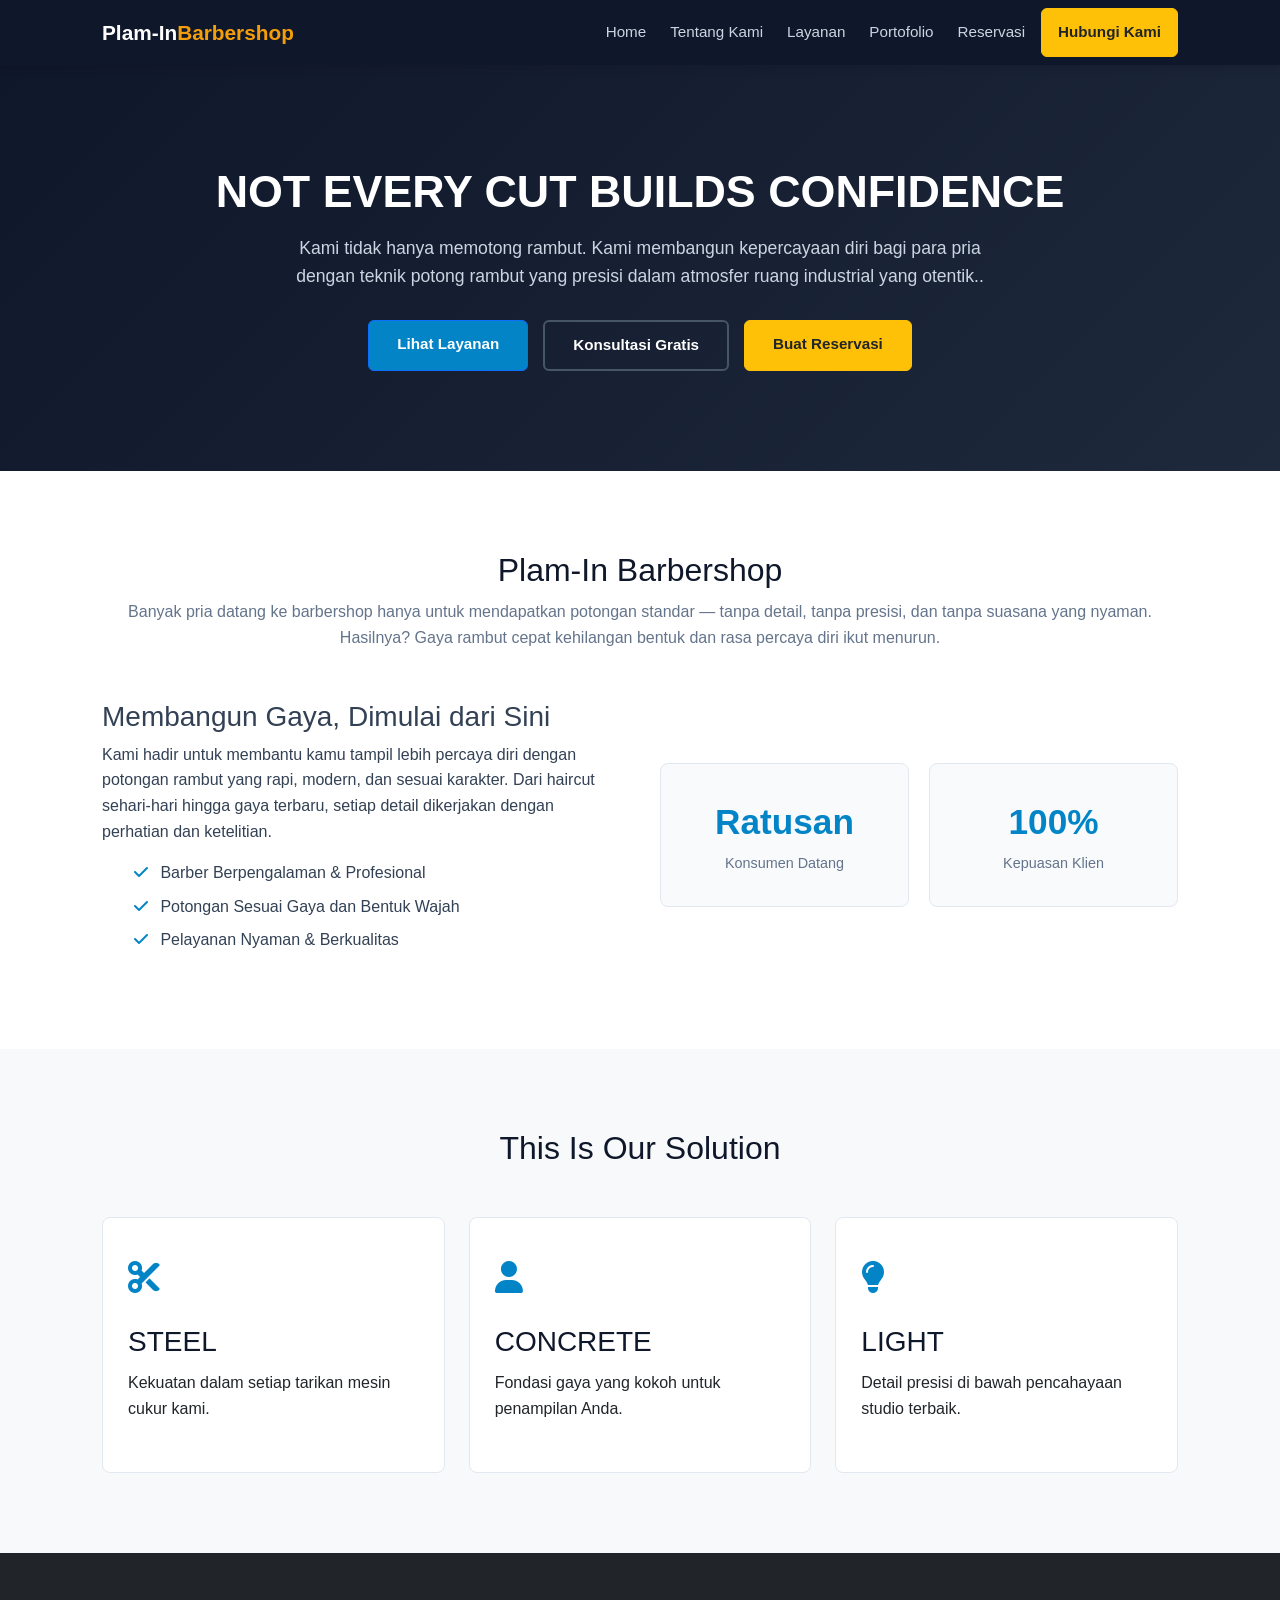
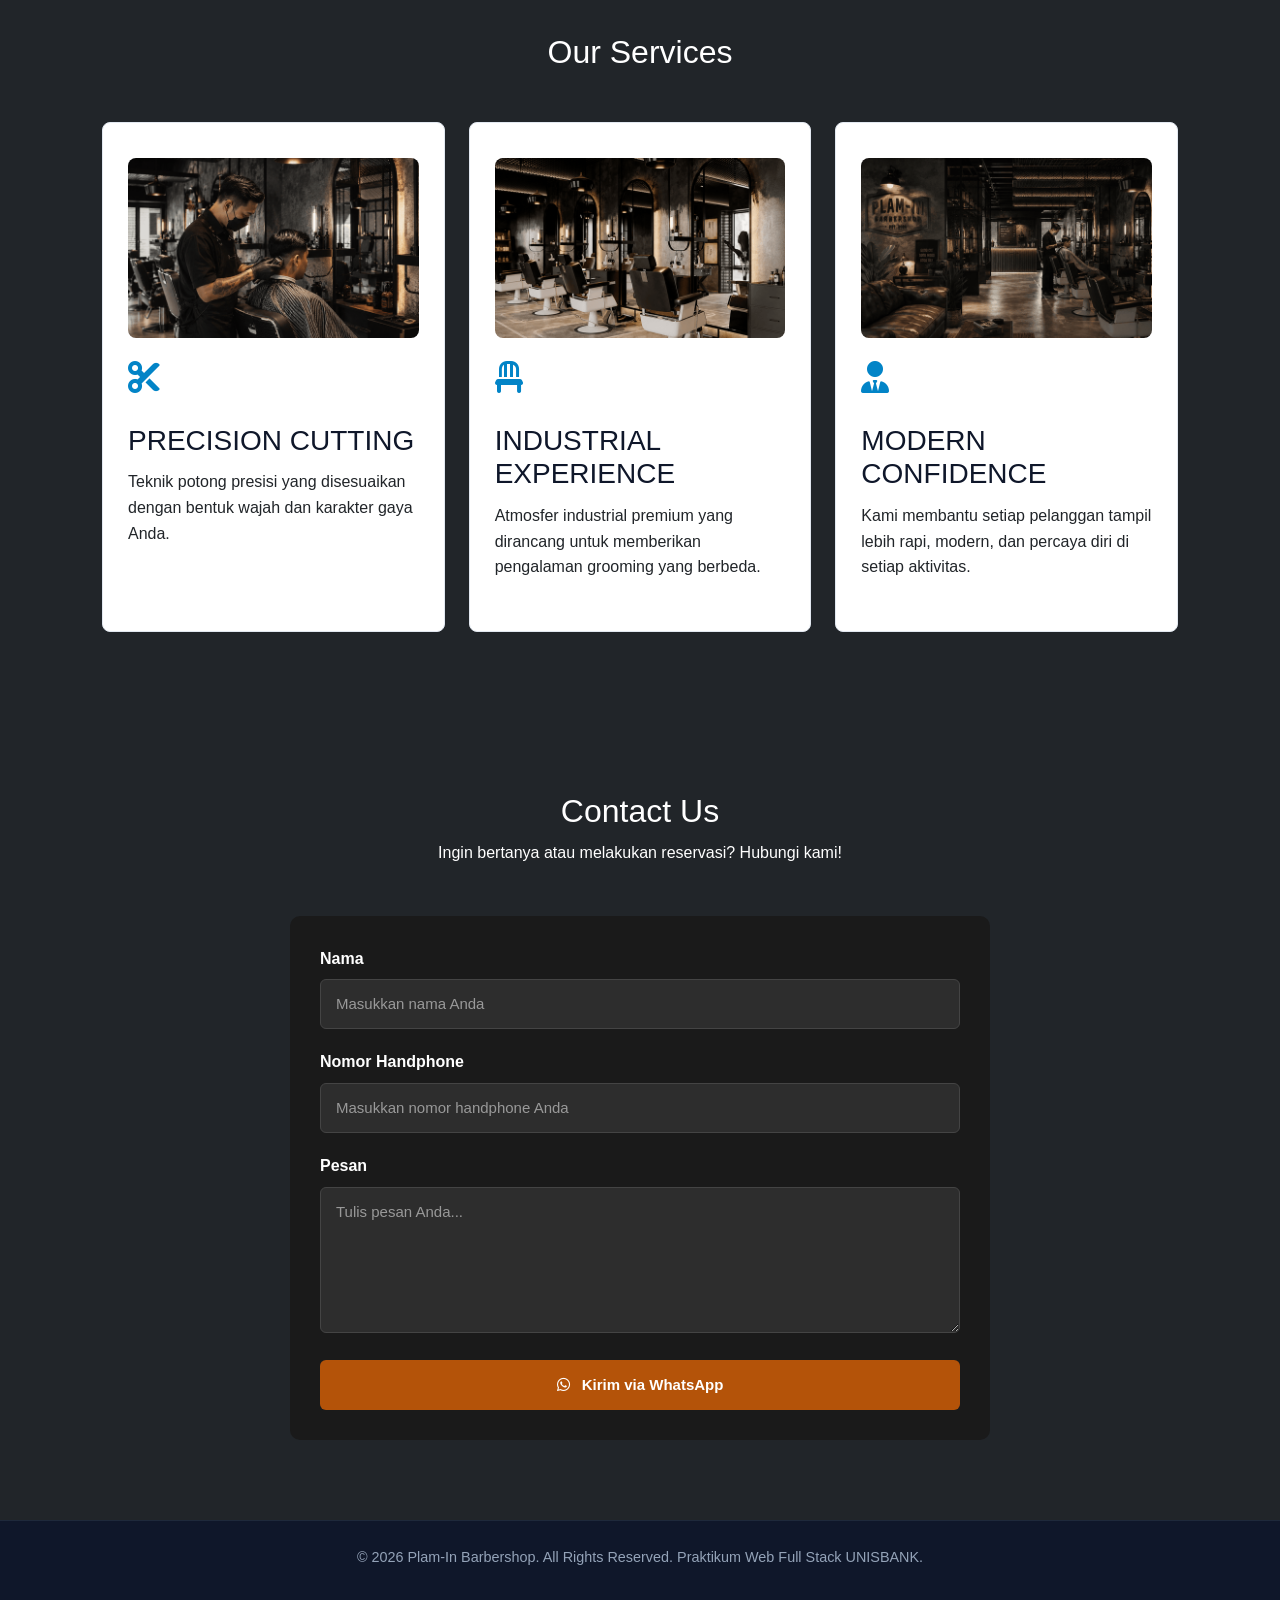
<file: index.html>
<!DOCTYPE html>
<html lang="id">
<head>
<meta charset="UTF-8">
<meta name="viewport" content="width=device-width, initial-scale=1.0">
<title>Plam-In Barbershop</title>
<link 
    href="https://cdn.jsdelivr.net/npm/bootstrap@5.3.3/dist/css/bootstrap.min.css" 
    rel="stylesheet"
>
<link rel="stylesheet" href="style.css">
    <script src="https://cdn.jsdelivr.net/npm/bootstrap@5.3.3/dist/js/bootstrap.bundle.min.js"></script>
    
<!-- Font Awesome Icons -->

<link rel="stylesheet" href="https://cdnjs.cloudflare.com/ajax/libs/font-
awesome/6.4.0/css/all.min.css">

</head>
<body>
<!-- Header & Navigasi -->
<!-- Header & Navigasi Bootstrap 5 -->
<header>
  <nav class="navbar navbar-expand-lg navbar-dark bg-dark">
        <div class="container">

            <!-- Logo -->
            <a href="#home" class="navbar-brand fw-bold">
                Plam-In<span class="text-warning">Barbershop</span>
            </a>

            <!-- Tombol Hamburger untuk Mobile -->
            <button
                class="navbar-toggler"
                type="button"
                data-bs-toggle="collapse"
                data-bs-target="#navbarPlamin"
                aria-controls="navbarPlamin"
                aria-expanded="false"
                aria-label="Buka atau tutup navigasi"
            >
                <span class="navbar-toggler-icon"></span>
            </button>

            <!-- Menu Navigasi -->
            <div class="collapse navbar-collapse" id="navbarPlamin">

                <ul class="navbar-nav ms-auto align-items-lg-center gap-lg-2">

                    <li class="nav-item">
                        <a class="nav-link" href="#home">Home</a>
                    </li>

                    <li class="nav-item">
                        <a class="nav-link" href="#about">Tentang Kami</a>
                    </li>

                    <li class="nav-item">
                        <a class="nav-link" href="#services">Layanan</a>
                    </li>

                    <li class="nav-item">
                        <a class="nav-link" href="#portofolio">Portofolio</a>
                    </li>

                    <li class="nav-item">
                        <a class="nav-link" href="reservasi-prototype.html">Reservasi</a>
                    </li>

                    <li class="nav-item">
                        <a class="btn btn-warning text-dark fw-semibold px-3 mt-2 mt-lg-0"
                           href="#contact">
                            Hubungi Kami
                        </a>
                    </li>

                </ul>

            </div>

        </div>
    </nav>
</header>
    
    <!-- Hero Section -->
<section id="home" class="hero">
<div class="container hero-content">
<h1>NOT EVERY CUT BUILDS CONFIDENCE</h1>
<p>Kami tidak hanya memotong rambut. Kami membangun kepercayaan diri bagi para pria dengan teknik potong rambut yang presisi dalam atmosfer ruang industrial yang otentik..</p>
<div class="hero-buttons">
<a href="#services" class="btn btn-primary">Lihat Layanan</a>
<a href="#contact" class="btn btn-outline">Konsultasi Gratis</a>
<a href="reservasi-prototype.html" class="btn btn-warning text-dark">Buat Reservasi</a>
</div>
</div>
</section>
<!-- Tentang Kami Section -->
<section id="about" class="section">
<div class="container">
<div class="section-title">
<h2>Plam-In Barbershop</h2>
<p>Banyak pria datang ke barbershop hanya untuk mendapatkan potongan standar — tanpa detail, tanpa presisi, dan tanpa suasana yang nyaman.
  Hasilnya? Gaya rambut cepat kehilangan bentuk dan rasa percaya diri ikut menurun.</p>
</div>
<div class="about-grid">
<div class="about-text">
<h3>Membangun Gaya, Dimulai dari Sini</h3>
<p>Kami hadir untuk membantu kamu tampil lebih percaya diri dengan potongan rambut yang rapi, modern, dan sesuai karakter.
  Dari haircut sehari-hari hingga gaya terbaru, setiap detail dikerjakan dengan perhatian dan ketelitian.</p>
<ul class="check-list">
<li><i class="fa-solid fa-check"></i> Barber Berpengalaman & Profesional</li>
<li><i class="fa-solid fa-check"></i> Potongan Sesuai Gaya dan Bentuk Wajah</li>
<li><i class="fa-solid fa-check"></i> Pelayanan Nyaman & Berkualitas</li>
</ul>
</div>
<div class="about-card">
<div class="stat-box">
<span class="stat-num">Ratusan</span>
<span class="stat-lbl">Konsumen Datang</span>

</div>
<div class="stat-box">
<span class="stat-num">100%</span>

<span class="stat-lbl">Kepuasan Klien</span>

</div>
</div>
</div>
</div>

</section>
<!-- Layanan Section -->
<section id="services" class="section bg-light">
<div class="container">
<div class="section-title">
<h2>This Is Our Solution</h2>
</div>
<div class="row g-4">

    <!-- Card 1 -->
    <div class="col-12 col-md-4">
        <div class="card h-100">
            <div class="card-icon">
                <i class="fa-solid fa-scissors"></i>
            </div>
            <h3>STEEL</h3>
            <p>Kekuatan dalam setiap tarikan mesin cukur kami.</p>
        </div>
    </div>

    <!-- Card 2 -->
    <div class="col-12 col-md-4">
        <div class="card h-100">
            <div class="card-icon">
                <i class="fa-solid fa-user"></i>
            </div>
            <h3>CONCRETE</h3>
            <p>Fondasi gaya yang kokoh untuk penampilan Anda.</p>
        </div>
    </div>

    <!-- Card 3 -->
    <div class="col-12 col-md-4">
        <div class="card h-100">
            <div class="card-icon">
                <i class="fa-solid fa-lightbulb"></i>
            </div>
            <h3>LIGHT</h3>
            <p>Detail presisi di bawah pencahayaan studio terbaik.</p>
        </div>
    </div>

</div>
</section>

<!-- Portofolio -->
<!-- Portofolio -->
<section id="portofolio" class="section bg-dark text-white">

    <div class="container">

        <!-- Judul -->
        <div class="section-title text-center">
            <h2 class="text-white">Our Services</h2>
        </div>

        <!-- Bootstrap Grid -->
        <div class="row g-4">

            <!-- Card 1 -->
            <div class="col-12 col-md-4">

                <div class="card h-100">

                    <div class="card-image">
                        <img
                            src="konsumen 1 small.png"
                            alt="Precision Cutting"
                        >
                    </div>

                    <div class="card-icon">
                        <i class="fa-solid fa-scissors"></i>
                    </div>

                    <h3>PRECISION CUTTING</h3>

                    <p>
                        Teknik potong presisi yang disesuaikan dengan
                        bentuk wajah dan karakter gaya Anda.
                    </p>

                </div>

            </div>


            <!-- Card 2 -->
            <div class="col-12 col-md-4">

                <div class="card h-100">

                    <div class="card-image">
                        <img
                            src="plamin view small.png"
                            alt="Industrial Experience"
                        >
                    </div>

                    <div class="card-icon">
                        <i class="fa-solid fa-chair"></i>
                    </div>

                    <h3>INDUSTRIAL EXPERIENCE</h3>

                    <p>
                        Atmosfer industrial premium yang dirancang
                        untuk memberikan pengalaman grooming
                        yang berbeda.
                    </p>

                </div>

            </div>


            <!-- Card 3 -->
            <div class="col-12 col-md-4">

                <div class="card h-100">

                    <div class="card-image">
                        <img
                            src="plamin all rooms small.png"
                            alt="Modern Confidence"
                        >
                    </div>

                    <div class="card-icon">
                        <i class="fa-solid fa-user-tie"></i>
                    </div>

                    <h3>MODERN CONFIDENCE</h3>

                    <p>
                        Kami membantu setiap pelanggan tampil lebih rapi,
                        modern, dan percaya diri di setiap aktivitas.
                    </p>

                </div>

            </div>

        </div>

    </div>

</section>
<!-- Form Kontak -->
<section id="contact" class="section bg-dark text-white">
<div class="container">

<div class="section-title">
<h2 class="text-white">Contact Us</h2>
<p class="text-white">Ingin bertanya atau melakukan reservasi? Hubungi kami!</p>
</div>

<div class="contact-form">

<form onsubmit="kirimWhatsApp(); return false;">

<div class="form-group">
<label for="nama">Nama</label>
<input 
type="text" 
id="nama" 
name="nama" 
placeholder="Masukkan nama Anda"
required
>
</div>

<div class="form-group">
<label for="nohp">Nomor Handphone</label>
<input 
type="tel" 
id="nohp" 
name="nohp" 
placeholder="Masukkan nomor handphone Anda"
required
>
</div>

<div class="form-group">
<label for="pesan">Pesan</label>
<textarea 
id="pesan" 
name="pesan" 
rows="5"
placeholder="Tulis pesan Anda..."
required
></textarea>
</div>

<button type="submit" class="btn-submit">
<i class="fa-brands fa-whatsapp"></i>
Kirim via WhatsApp
</button>

</form>

</div>

</div>
</section>
  
<!-- Footer -->
<footer>
<div class="container footer-content">
<p>&copy; 2026 Plam-In Barbershop. All Rights Reserved. Praktikum Web Full Stack
UNISBANK.</p>
</div>
</footer>

 <!-- Script WhatsApp -->
<script>
function kirimWhatsApp() {

    const nama = document.getElementById("nama").value;
    const nohp = document.getElementById("nohp").value;
    const pesan = document.getElementById("pesan").value;

    const nomorWhatsApp = "6289673314273";

   const teks = `Halo Plam-In Barbershop! 👋

*Nama:* ${nama}
*Nomor HP:* ${nohp}
*Pesan:* ${pesan}`;

const url = `https://wa.me/${nomorWhatsApp}?text=${encodeURIComponent(teks)}`;

window.open(url, "_blank");
}
</script>
  
</body>
</html>
</file>
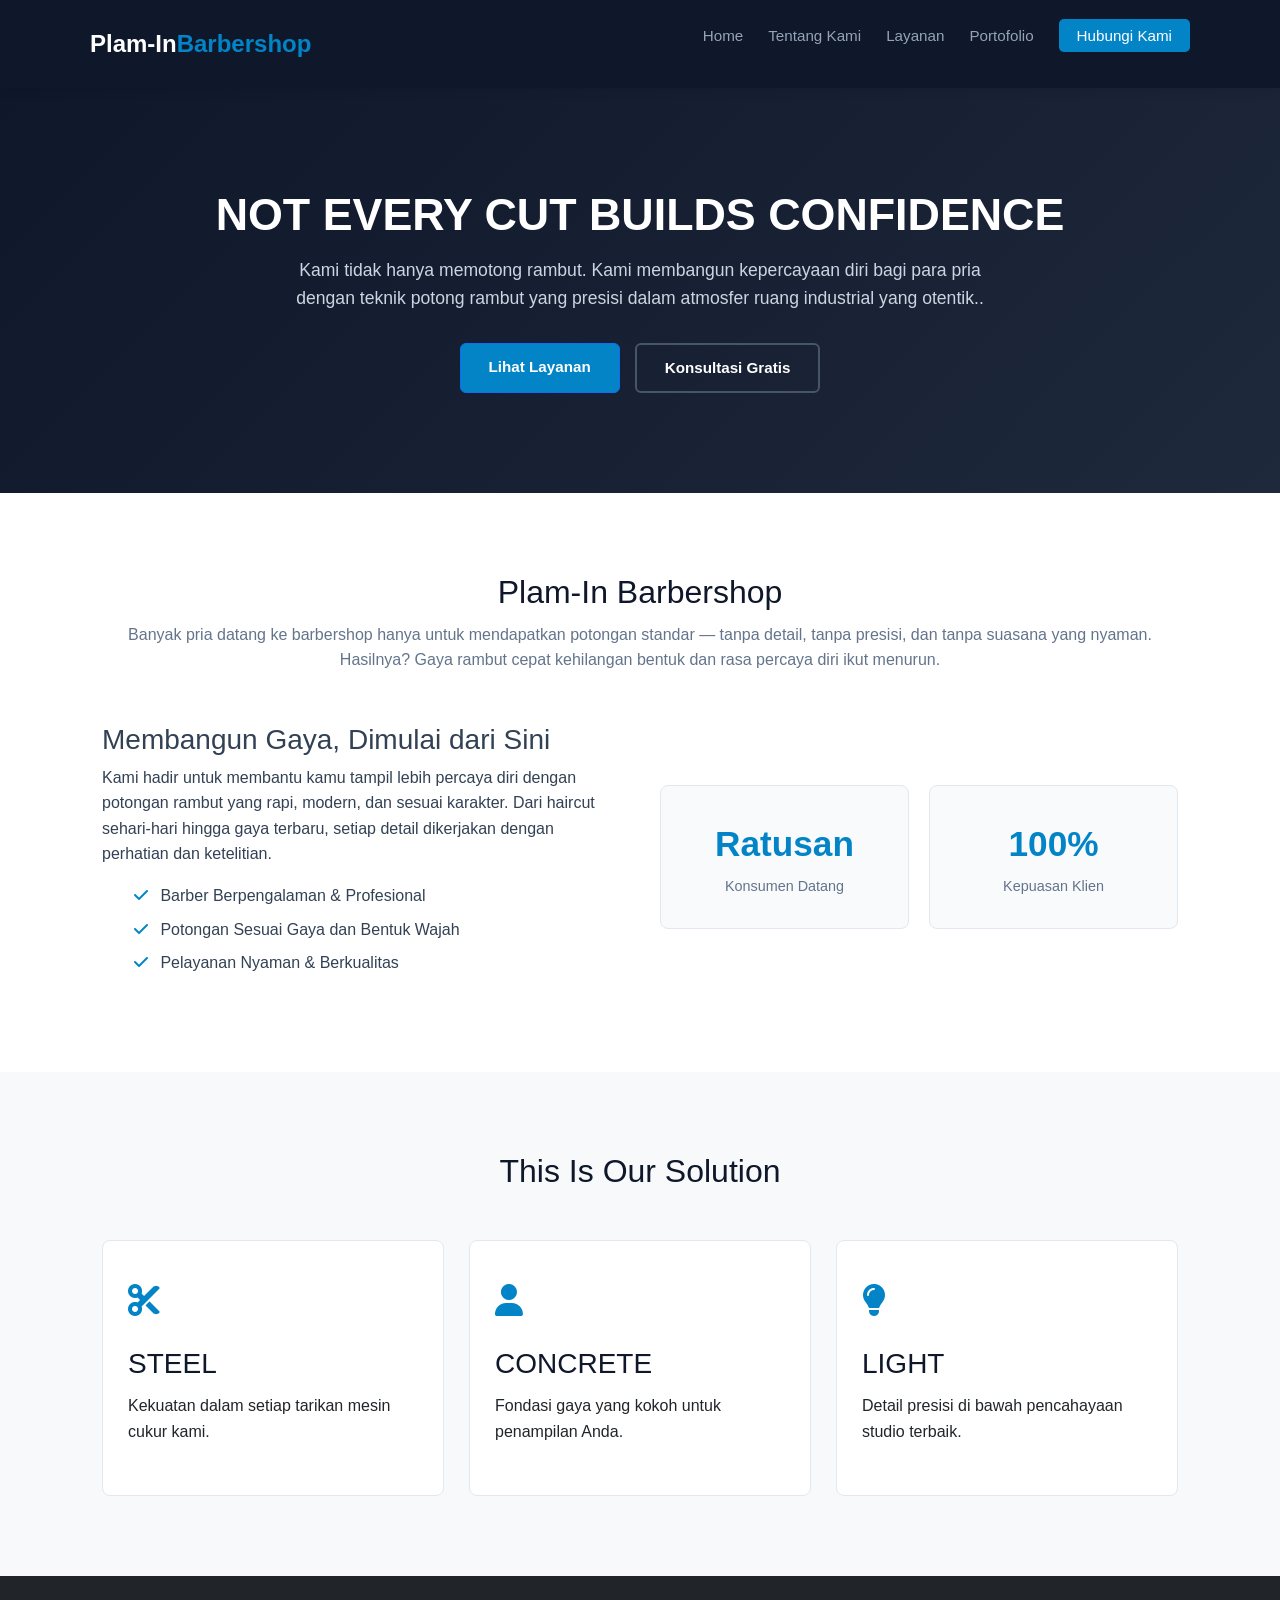
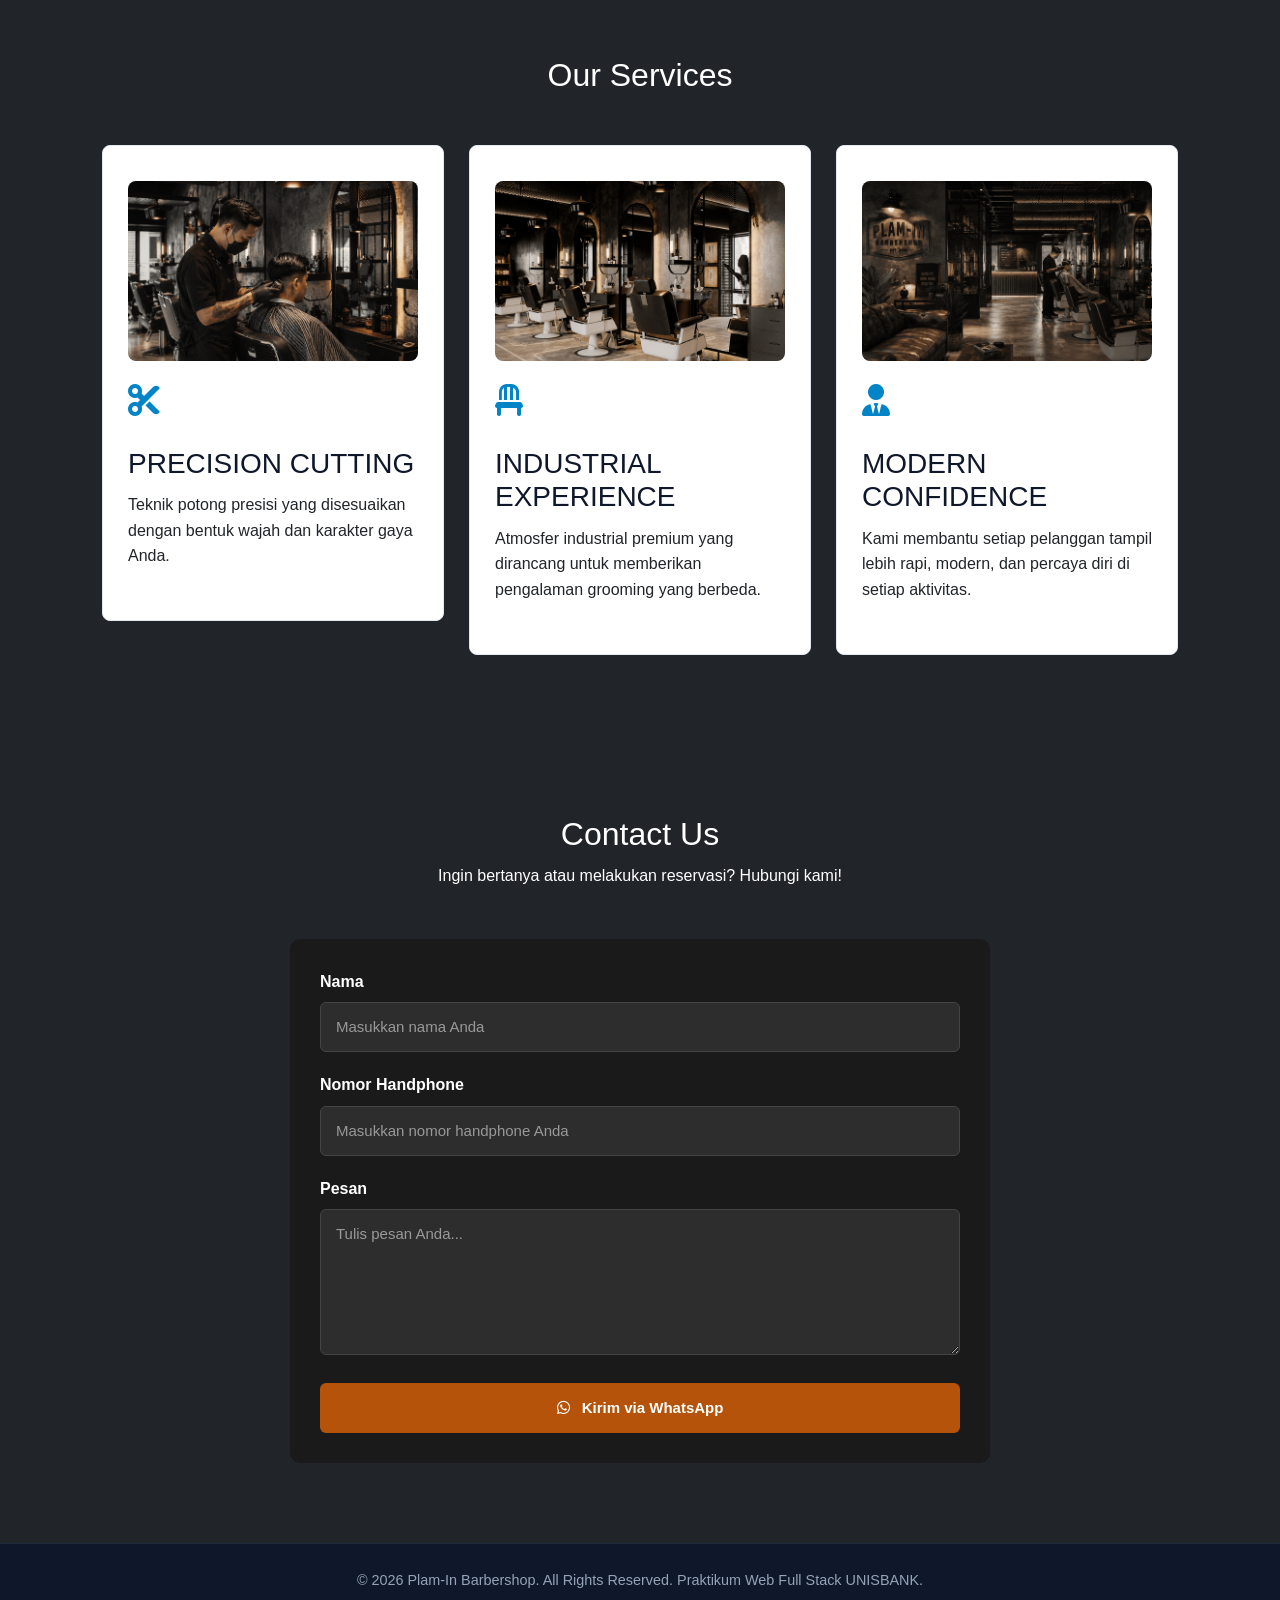
<file: index asli.html>
<!DOCTYPE html>
<html lang="id">
<head>
<meta charset="UTF-8">
<meta name="viewport" content="width=device-width, initial-scale=1.0">
<title>Plam-In Barbershop</title>
<link 
    href="https://cdn.jsdelivr.net/npm/bootstrap@5.3.3/dist/css/bootstrap.min.css" 
    rel="stylesheet"
>
<link rel="stylesheet" href="style.css">
<!-- Font Awesome Icons -->

<link rel="stylesheet" href="https://cdnjs.cloudflare.com/ajax/libs/font-
awesome/6.4.0/css/all.min.css">

</head>
<body>
<!-- Header & Navigasi -->
<header class="navbar">
<div class="container nav-container">

<a href="#" class="logo">Plam-In<span>Barbershop</span></a>
<nav>
<ul class="nav-links">
<li><a href="#home">Home</a></li>
<li><a href="#about">Tentang Kami</a></li>
<li><a href="#services">Layanan</a></li>
<li><a href="#portofolio">Portofolio</a></li>
<li><a href="#contact" class="btn-nav">Hubungi Kami</a></li>
</ul>
</nav>
</div>
</header>
<!-- Hero Section -->
<section id="home" class="hero">
<div class="container hero-content">
<h1>NOT EVERY CUT BUILDS CONFIDENCE</h1>
<p>Kami tidak hanya memotong rambut. Kami membangun kepercayaan diri bagi para pria dengan teknik potong rambut yang presisi dalam atmosfer ruang industrial yang otentik..</p>
<div class="hero-buttons">
<a href="#services" class="btn btn-primary">Lihat Layanan</a>
<a href="#contact" class="btn btn-outline">Konsultasi Gratis</a>
</div>
</div>
</section>
<!-- Tentang Kami Section -->
<section id="about" class="section">
<div class="container">
<div class="section-title">
<h2>Plam-In Barbershop</h2>
<p>Banyak pria datang ke barbershop hanya untuk mendapatkan potongan standar — tanpa detail, tanpa presisi, dan tanpa suasana yang nyaman.
  Hasilnya? Gaya rambut cepat kehilangan bentuk dan rasa percaya diri ikut menurun.</p>
</div>
<div class="about-grid">
<div class="about-text">
<h3>Membangun Gaya, Dimulai dari Sini</h3>
<p>Kami hadir untuk membantu kamu tampil lebih percaya diri dengan potongan rambut yang rapi, modern, dan sesuai karakter.
  Dari haircut sehari-hari hingga gaya terbaru, setiap detail dikerjakan dengan perhatian dan ketelitian.</p>
<ul class="check-list">
<li><i class="fa-solid fa-check"></i> Barber Berpengalaman & Profesional</li>
<li><i class="fa-solid fa-check"></i> Potongan Sesuai Gaya dan Bentuk Wajah</li>
<li><i class="fa-solid fa-check"></i> Pelayanan Nyaman & Berkualitas</li>
</ul>
</div>
<div class="about-card">
<div class="stat-box">
<span class="stat-num">Ratusan</span>
<span class="stat-lbl">Konsumen Datang</span>

</div>
<div class="stat-box">
<span class="stat-num">100%</span>

<span class="stat-lbl">Kepuasan Klien</span>

</div>
</div>
</div>
</div>

</section>
<!-- Layanan Section -->
<section id="services" class="section bg-light">
<div class="container">
<div class="section-title">
<h2>This Is Our Solution</h2>
</div>
<div class="services-grid">
<div class="card">
<div class="card-icon"><i class="fa-solid fa-scissors"></i></div>
<h3>STEEL</h3>
<p>Kekuatan dalam setiap tarikan mesin cukur kami.</p>
</div>
<div class="card">
<div class="card-icon"><i class="fa-solid fa-user"></i></div>
<h3>CONCRETE</h3>
<p>Fondasi gaya yang kokoh untuk penampilan Anda.</p>
</div>
<div class="card">
<div class="card-icon"><i class="fa-solid fa-lightbulb"></i></div>
<h3>LIGHT</h3>
<p>Detail presisi di bawah pencahayaan studio terbaik.</p>
</div>
</div>
</div>
</section>

</section>

<!-- Portofolio -->
<section id="portofolio" class="section bg-dark text-white">
<div class="container">
<div class="section-title">
<h2 class="text-white">Our Services</h2>
</div>
<div class="services-grid">

<!-- Card 1 -->
<div class="card">
<div class="card-image">
<img src="konsumen 1 small.png" alt="Precision Cutting">
</div>

<div class="card-icon">
<i class="fa-solid fa-scissors"></i>
</div>

<h3>PRECISION CUTTING</h3>
<p>
Teknik potong presisi yang disesuaikan dengan bentuk wajah dan karakter gaya Anda.
</p>
</div>

<!-- Card 2 -->
<div class="card">
<div class="card-image">
<img src="plamin view small.png" alt="Industrial Experience">
</div>

<div class="card-icon">
<i class="fa-solid fa-chair"></i>
</div>

<h3>INDUSTRIAL EXPERIENCE</h3>
<p>
Atmosfer industrial premium yang dirancang untuk memberikan pengalaman grooming yang berbeda.
</p>
</div>

<!-- Card 3 -->
<div class="card">
<div class="card-image">
<img src="plamin all rooms small.png" alt="Modern Confidence">
</div>

<div class="card-icon">
<i class="fa-solid fa-user-tie"></i>
</div>

<h3>MODERN CONFIDENCE</h3>
<p>
Kami membantu setiap pelanggan tampil lebih rapi, modern, dan percaya diri di setiap aktivitas.
</p>
</div>

</div>
</div>
</section>

<!-- Form Kontak -->
<section id="contact" class="section bg-dark text-white">
<div class="container">

<div class="section-title">
<h2 class="text-white">Contact Us</h2>
<p class="text-white">Ingin bertanya atau melakukan reservasi? Hubungi kami!</p>
</div>

<div class="contact-form">

<form onsubmit="kirimWhatsApp(); return false;">

<div class="form-group">
<label for="nama">Nama</label>
<input 
type="text" 
id="nama" 
name="nama" 
placeholder="Masukkan nama Anda"
required
>
</div>

<div class="form-group">
<label for="nohp">Nomor Handphone</label>
<input 
type="tel" 
id="nohp" 
name="nohp" 
placeholder="Masukkan nomor handphone Anda"
required
>
</div>

<div class="form-group">
<label for="pesan">Pesan</label>
<textarea 
id="pesan" 
name="pesan" 
rows="5"
placeholder="Tulis pesan Anda..."
required
></textarea>
</div>

<button type="submit" class="btn-submit">
<i class="fa-brands fa-whatsapp"></i>
Kirim via WhatsApp
</button>

</form>

</div>

</div>
</section>
  
<!-- Footer -->
<footer>
<div class="container footer-content">
<p>&copy; 2026 Plam-In Barbershop. All Rights Reserved. Praktikum Web Full Stack
UNISBANK.</p>
</div>
</footer>

 <!-- Script WhatsApp -->
<script>
function kirimWhatsApp() {

    const nama = document.getElementById("nama").value;
    const nohp = document.getElementById("nohp").value;
    const pesan = document.getElementById("pesan").value;

    const nomorWhatsApp = "6289673314273";

    const teks = 
        "Halo Plam-In Barbershop! 👋%0A%0A" +
        "*Nama:* " + nama + "%0A" +
        "*Nomor HP:* " + nohp + "%0A" +
        "*Pesan:* " + pesan;

    const url = "https://wa.me/" + nomorWhatsApp + "?text=" + teks;

    window.open(url, "_blank");
}
</script>
  
</body>
</html>
</file>
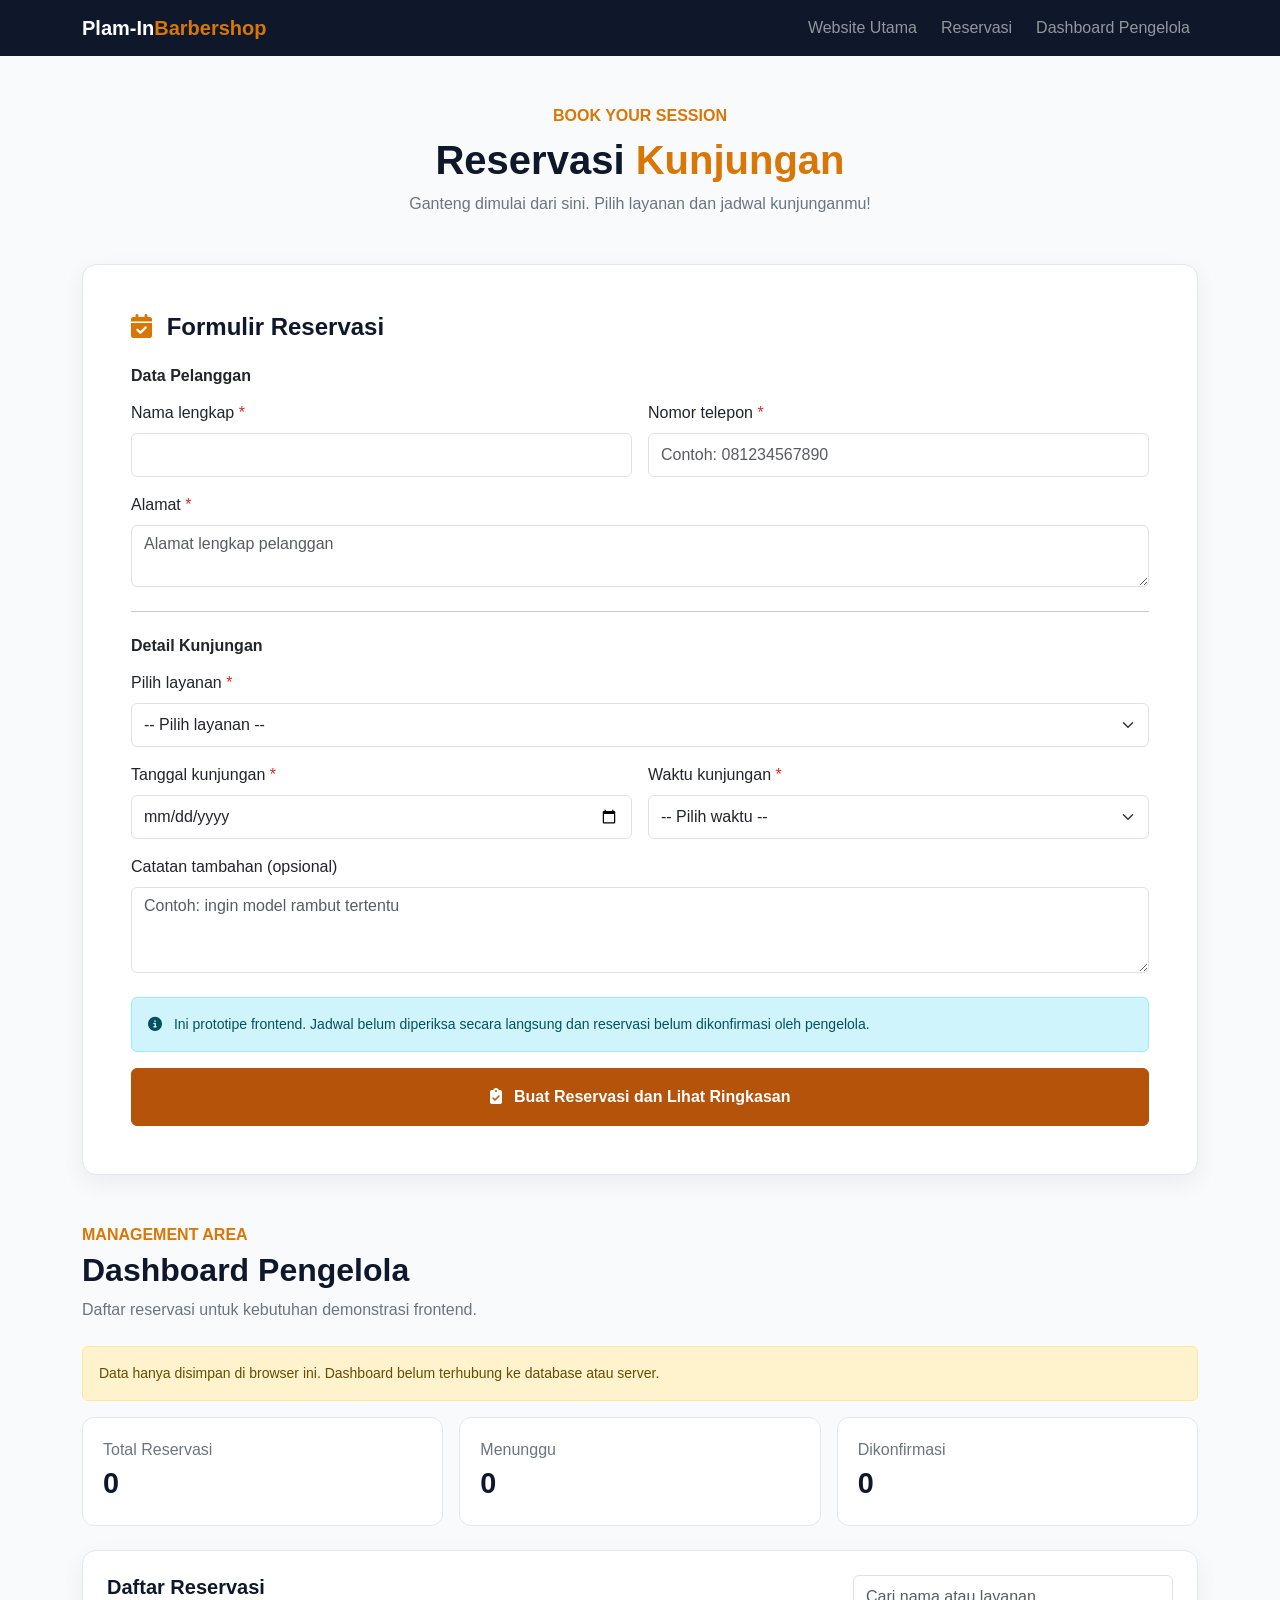
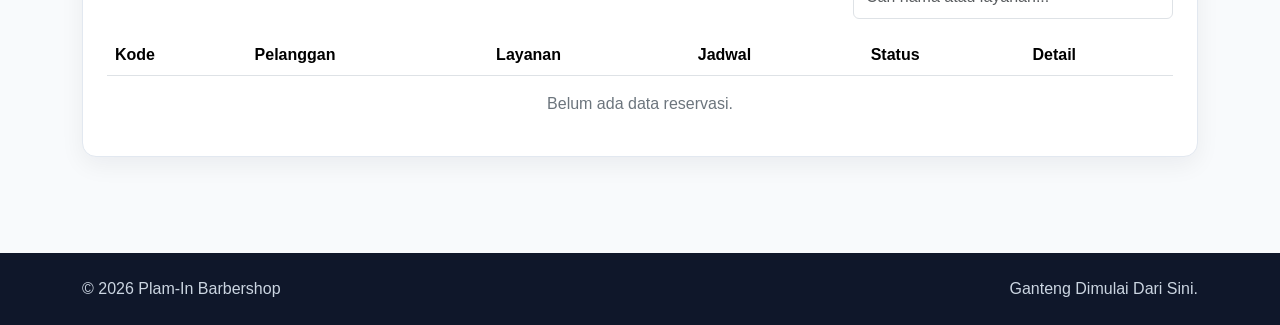
<file: reservasi-prototype.html>
<!DOCTYPE html>
<html lang="id">
<head>
  <meta charset="UTF-8">
  <meta name="viewport" content="width=device-width, initial-scale=1">
  <title>Reservasi | Plam-In Barbershop</title>

  <link href="https://cdn.jsdelivr.net/npm/bootstrap@5.3.3/dist/css/bootstrap.min.css"
        rel="stylesheet">
  <link rel="stylesheet"
        href="https://cdnjs.cloudflare.com/ajax/libs/font-awesome/6.4.0/css/all.min.css">

  <style>
    :root {
      --navy: #0f172a;
      --orange: #b45309;
      --light: #f8fafc;
    }

    body {
      background: var(--light);
      color: #334155;
      font-family: "Segoe UI", Arial, sans-serif;
    }

    header {
      position: sticky;
      top: 0;
      z-index: 1030;
    }

    .navbar, footer {
      background: var(--navy);
    }

    .navbar-brand {
      color: white;
      font-weight: 800;
    }

    .accent {
      color: #d97706;
    }

    .page-title {
      color: var(--navy);
      font-weight: 800;
    }

    .section-card {
      border: 1px solid #e2e8f0;
      border-radius: 14px;
      box-shadow: 0 8px 25px rgba(15, 23, 42, .06);
    }

    .btn-accent {
      color: white;
      background: var(--orange);
      border-color: var(--orange);
      font-weight: 600;
    }

    .btn-accent:hover {
      color: white;
      background: #92400e;
    }

    .form-control, .form-select {
      min-height: 44px;
    }

    .metric {
      background: white;
      border: 1px solid #e2e8f0;
      border-radius: 12px;
      padding: 20px;
      height: 100%;
    }

    .metric strong {
      display: block;
      font-size: 1.8rem;
      color: var(--navy);
    }

    .status {
      display: inline-block;
      padding: 5px 9px;
      border-radius: 20px;
      background: #fef3c7;
      color: #92400e;
      font-size: .8rem;
      font-weight: 700;
    }

    footer {
      color: #cbd5e1;
    }

    .required {
      color: #dc2626;
    }
  </style>
</head>

<body>
<header>
  <nav class="navbar navbar-expand-lg navbar-dark">
    <div class="container">
      <a class="navbar-brand" href="index.html">
        Plam-In<span class="accent">Barbershop</span>
      </a>

      <button class="navbar-toggler" type="button"
              data-bs-toggle="collapse" data-bs-target="#mainNav"
              aria-controls="mainNav" aria-expanded="false"
              aria-label="Buka navigasi">
        <span class="navbar-toggler-icon"></span>
      </button>

      <div class="collapse navbar-collapse" id="mainNav">
        <ul class="navbar-nav ms-auto align-items-lg-center gap-lg-2">
          <li class="nav-item">
            <a class="nav-link" href="index.html">Website Utama</a>
          </li>
          <li class="nav-item">
            <a class="nav-link" href="#formReservasi">Reservasi</a>
          </li>
          <li class="nav-item">
            <a class="nav-link" href="#dashboard">Dashboard Pengelola</a>
          </li>
        </ul>
      </div>
    </div>
  </nav>
</header>

<main class="container py-5">
  <div class="text-center mb-5">
    <p class="accent fw-bold mb-2">BOOK YOUR SESSION</p>
    <h1 class="page-title">Reservasi <span class="accent">Kunjungan</span></h1>
    <p class="text-secondary">
      Ganteng dimulai dari sini. Pilih layanan dan jadwal kunjunganmu!
    </p>
  </div>

  <!-- FORM RESERVASI -->
  <section id="formReservasi" class="card section-card mb-5">
    <div class="card-body p-4 p-md-5">
      <h2 class="h4 page-title mb-4">
        <i class="fa-solid fa-calendar-check accent me-2"></i>
        Formulir Reservasi
      </h2>

      <form id="reservationForm" novalidate>
        <h3 class="h6 fw-bold mb-3">Data Pelanggan</h3>

        <div class="row g-3">
          <div class="col-md-6">
            <label for="nama" class="form-label">
              Nama lengkap <span class="required">*</span>
            </label>
            <input id="nama" class="form-control" required>
            <div class="invalid-feedback">Nama wajib diisi.</div>
          </div>

          <div class="col-md-6">
            <label for="telepon" class="form-label">
              Nomor telepon <span class="required">*</span>
            </label>
            <input id="telepon" type="tel" class="form-control"
                   placeholder="Contoh: 081234567890" required>
            <div class="invalid-feedback">Masukkan nomor telepon yang valid.</div>
          </div>

          <div class="col-12">
            <label for="alamat" class="form-label">
              Alamat <span class="required">*</span>
            </label>
            <textarea id="alamat" class="form-control" rows="2"
                      placeholder="Alamat lengkap pelanggan" required></textarea>
            <div class="invalid-feedback">Alamat wajib diisi.</div>
          </div>
        </div>

        <hr class="my-4">

        <h3 class="h6 fw-bold mb-3">Detail Kunjungan</h3>

        <div class="row g-3">
          <div class="col-12">
            <label for="layanan" class="form-label">
              Pilih layanan <span class="required">*</span>
            </label>
            <select id="layanan" class="form-select" required>
              <option value="">-- Pilih layanan --</option>
              <option>Haircut Reguler</option>
              <option>Fade Haircut</option>
              <option>Hair Styling</option>
              <option>Hair Wash</option>
              <option>Shaving</option>
              <option>Konsultasi Gaya Rambut</option>
            </select>
            <div class="invalid-feedback">Pilih salah satu layanan.</div>
          </div>

          <div class="col-md-6">
            <label for="tanggal" class="form-label">
              Tanggal kunjungan <span class="required">*</span>
            </label>
            <input id="tanggal" type="date" class="form-control" required>
            <div class="invalid-feedback">Pilih tanggal yang valid.</div>
          </div>

          <div class="col-md-6">
            <label for="waktu" class="form-label">
              Waktu kunjungan <span class="required">*</span>
            </label>
            <select id="waktu" class="form-select" required>
              <option value="">-- Pilih waktu --</option>
              <option>09.00</option>
              <option>10.00</option>
              <option>11.00</option>
              <option>13.00</option>
              <option>14.00</option>
              <option>15.00</option>
              <option>16.00</option>
              <option>17.00</option>
              <option>18.00</option>
              <option>19.00</option>
              <option>20.00</option>
            </select>
            <div class="invalid-feedback">Pilih waktu kunjungan.</div>
          </div>

          <div class="col-12">
            <label for="catatan" class="form-label">
              Catatan tambahan (opsional)
            </label>
            <textarea id="catatan" class="form-control" rows="3"
                      placeholder="Contoh: ingin model rambut tertentu"></textarea>
          </div>
        </div>

        <div class="alert alert-info small mt-4">
          <i class="fa-solid fa-circle-info me-2"></i>
          Ini prototipe frontend. Jadwal belum diperiksa secara langsung
          dan reservasi belum dikonfirmasi oleh pengelola.
        </div>

        <button type="submit" class="btn btn-accent w-100 py-3">
          <i class="fa-solid fa-clipboard-check me-2"></i>
          Buat Reservasi dan Lihat Ringkasan
        </button>
      </form>
    </div>
  </section>

  <!-- RINGKASAN RESERVASI -->
  <section id="ringkasan" class="card section-card mb-5 d-none">
    <div class="card-body p-4 p-md-5">
      <h2 class="h4 page-title mb-3">Ringkasan Reservasi</h2>
      <p class="text-secondary">
        Periksa kembali data yang sudah kamu masukkan.
      </p>
      <div id="summaryContent"></div>
      <span class="status mt-2">Menunggu konfirmasi</span>
      <p class="small text-secondary mt-3 mb-0">
        Ringkasan ini bukan bukti konfirmasi jadwal.
      </p>
    </div>
  </section>

  <!-- DASHBOARD PENGELOLA -->
  <section id="dashboard" class="mb-5">
    <div class="mb-4">
      <p class="accent fw-bold mb-1">MANAGEMENT AREA</p>
      <h2 class="page-title">Dashboard Pengelola</h2>
      <p class="text-secondary">
        Daftar reservasi untuk kebutuhan demonstrasi frontend.
      </p>
    </div>

    <div class="alert alert-warning small">
      Data hanya disimpan di browser ini. Dashboard belum terhubung ke
      database atau server.
    </div>

    <div class="row g-3 mb-4">
      <div class="col-6 col-lg-4">
        <div class="metric">
          <span class="text-secondary">Total Reservasi</span>
          <strong id="total">0</strong>
        </div>
      </div>
      <div class="col-6 col-lg-4">
        <div class="metric">
          <span class="text-secondary">Menunggu</span>
          <strong id="menunggu">0</strong>
        </div>
      </div>
      <div class="col-12 col-lg-4">
        <div class="metric">
          <span class="text-secondary">Dikonfirmasi</span>
          <strong id="dikonfirmasi">0</strong>
        </div>
      </div>
    </div>

    <div class="card section-card">
      <div class="card-body p-3 p-md-4">
        <div class="d-flex flex-column flex-md-row gap-3 justify-content-between mb-3">
          <h3 class="h5 page-title mb-0">Daftar Reservasi</h3>
          <input id="search" class="form-control" style="max-width:320px"
                 placeholder="Cari nama atau layanan...">
        </div>

        <div class="table-responsive">
          <table class="table table-hover align-middle">
            <thead>
              <tr>
                <th>Kode</th>
                <th>Pelanggan</th>
                <th>Layanan</th>
                <th>Jadwal</th>
                <th>Status</th>
                <th>Detail</th>
              </tr>
            </thead>
            <tbody id="reservationList"></tbody>
          </table>
        </div>
        <p id="emptyMessage" class="text-secondary text-center d-none">
          Belum ada data reservasi.
        </p>
      </div>
    </div>

    <div id="detailPanel" class="card section-card mt-4 d-none">
      <div class="card-body p-4">
        <div class="d-flex justify-content-between align-items-center mb-3">
          <h3 class="h5 page-title mb-0">Detail Reservasi</h3>
          <button type="button" id="closeDetail" class="btn-close" aria-label="Tutup detail"></button>
        </div>
        <div id="detailContent" class="row g-3"></div>
      </div>
    </div>
  </section>
</main>

<footer class="py-4">
  <div class="container d-flex flex-column flex-md-row justify-content-between">
    <span>© <span id="year"></span> Plam-In Barbershop</span>
    <span>Ganteng Dimulai Dari Sini.</span>
  </div>
</footer>

<script src="https://code.jquery.com/jquery-3.7.1.min.js"></script>
<script src="https://cdn.jsdelivr.net/npm/bootstrap@5.3.3/dist/js/bootstrap.bundle.min.js"></script>

<script>
$(function () {
  const storageKey = "plaminReservations";
  const today = new Date();
  const localToday = new Date(
    today.getTime() - today.getTimezoneOffset() * 60000
  ).toISOString().slice(0, 10);

  $("#tanggal").attr("min", localToday);
  $("#year").text(new Date().getFullYear());

  function readReservations() {
    try {
      return JSON.parse(localStorage.getItem(storageKey) || "[]");
    } catch (error) {
      return [];
    }
  }

  function safeText(value) {
    return $("<div>").text(value || "—").html();
  }

  function renderDashboard() {
    const query = ($("#search").val() || "").toLowerCase().trim();
    const items = readReservations();
    const filtered = items.filter(item =>
      item.nama.toLowerCase().includes(query) ||
      item.layanan.toLowerCase().includes(query)
    );

    $("#total").text(items.length);
    $("#menunggu").text(
      items.filter(item => item.status === "Menunggu").length
    );
    $("#dikonfirmasi").text(
      items.filter(item => item.status === "Dikonfirmasi").length
    );

    $("#reservationList").html(filtered.map(item => `
      <tr>
        <td>${safeText(item.kode)}</td>
        <td>
          <strong>${safeText(item.nama)}</strong>
          <div class="small text-secondary">${safeText(item.telepon)}</div>
        </td>
        <td>${safeText(item.layanan)}</td>
        <td>${safeText(item.tanggal)}<br>${safeText(item.waktu)}</td>
        <td><span class="status">${safeText(item.status)}</span></td>
        <td>
          <button class="btn btn-sm btn-outline-dark detail"
                  data-kode="${safeText(item.kode)}">Lihat</button>
        </td>
      </tr>
    `).join(""));

    $("#emptyMessage").toggleClass("d-none", filtered.length > 0);
  }

  $("#reservationForm").on("submit", function (event) {
    event.preventDefault();

    const form = this;
    const phone = $("#telepon").val().trim();
    const date = $("#tanggal").val();
    const validPhone =
      /^[0-9+\s()-]{9,20}$/.test(phone) &&
      phone.replace(/\D/g, "").length >= 9;

    $("#telepon").toggleClass("is-invalid", !validPhone);
    $("#tanggal").toggleClass("is-invalid", !date || date < localToday);

    if (!form.checkValidity() || !validPhone || !date || date < localToday) {
      form.classList.add("was-validated");
      return;
    }

    const reservation = {
      kode: "PLM-" + Date.now().toString().slice(-8),
      nama: $("#nama").val().trim(),
      telepon: phone,
      alamat: $("#alamat").val().trim(),
      layanan: $("#layanan").val(),
      tanggal: date,
      waktu: $("#waktu").val(),
      catatan: $("#catatan").val().trim(),
      status: "Menunggu"
    };

    const items = readReservations();
    items.push(reservation);
    localStorage.setItem(storageKey, JSON.stringify(items));

    $("#summaryContent").html(`
      <dl class="row">
        <dt class="col-sm-4">Kode reservasi</dt>
        <dd class="col-sm-8">${safeText(reservation.kode)}</dd>
        <dt class="col-sm-4">Nama pelanggan</dt>
        <dd class="col-sm-8">${safeText(reservation.nama)}</dd>
        <dt class="col-sm-4">Nomor telepon</dt>
        <dd class="col-sm-8">${safeText(reservation.telepon)}</dd>
        <dt class="col-sm-4">Alamat</dt>
        <dd class="col-sm-8">${safeText(reservation.alamat)}</dd>
        <dt class="col-sm-4">Layanan</dt>
        <dd class="col-sm-8">${safeText(reservation.layanan)}</dd>
        <dt class="col-sm-4">Tanggal</dt>
        <dd class="col-sm-8">${safeText(reservation.tanggal)}</dd>
        <dt class="col-sm-4">Waktu</dt>
        <dd class="col-sm-8">${safeText(reservation.waktu)}</dd>
        <dt class="col-sm-4">Catatan</dt>
        <dd class="col-sm-8">${safeText(reservation.catatan || "Tidak ada catatan")}</dd>
      </dl>
    `);

    $("#ringkasan").removeClass("d-none");
    renderDashboard();

    $("html, body").animate({
      scrollTop: $("#ringkasan").offset().top - 90
    }, 350);
  });

  $("#search").on("input", renderDashboard);

  $("#reservationList").on("click", ".detail", function () {
    const item = readReservations().find(
      reservation => reservation.kode === $(this).data("kode")
    );
    if (!item) return;

    $("#detailContent").html(
      '<div class="col-md-6"><div class="text-secondary small fw-bold">Kode Reservasi</div><div>' + safeText(item.kode) + '</div></div>' +
      '<div class="col-md-6"><div class="text-secondary small fw-bold">Status Saat Ini</div><div><span class="status">' + safeText(item.status) + '</span></div></div>' +
      '<div class="col-md-6"><div class="text-secondary small fw-bold">Nama Pelanggan</div><div>' + safeText(item.nama) + '</div></div>' +
      '<div class="col-md-6"><div class="text-secondary small fw-bold">Nomor Telepon</div><div>' + safeText(item.telepon) + '</div></div>' +
      '<div class="col-12"><div class="text-secondary small fw-bold">Alamat</div><div>' + safeText(item.alamat) + '</div></div>' +
      '<div class="col-md-6"><div class="text-secondary small fw-bold">Layanan</div><div>' + safeText(item.layanan) + '</div></div>' +
      '<div class="col-md-6"><div class="text-secondary small fw-bold">Jadwal</div><div>' + safeText(item.tanggal) + ' · ' + safeText(item.waktu) + '</div></div>' +
      '<div class="col-12"><div class="text-secondary small fw-bold">Catatan</div><div>' + safeText(item.catatan || "Tidak ada catatan") + '</div></div>' +
      '<div class="col-12"><label for="newStatus" class="form-label fw-bold">Ubah Status Reservasi</label>' +
      '<div class="d-flex flex-column flex-sm-row gap-2"><select id="newStatus" class="form-select">' +
      '<option ' + (item.status === "Menunggu" ? "selected" : "") + '>Menunggu</option>' +
      '<option ' + (item.status === "Dikonfirmasi" ? "selected" : "") + '>Dikonfirmasi</option>' +
      '<option ' + (item.status === "Dibatalkan" ? "selected" : "") + '>Dibatalkan</option>' +
      '</select><button type="button" id="saveStatus" class="btn btn-accent" data-kode="' + safeText(item.kode) + '">Simpan Status</button></div>' +
      '<div class="form-text">Perubahan disimpan pada browser ini saja.</div></div>'
    );
    $("#detailPanel").removeClass("d-none");
    $("html, body").animate({ scrollTop: $("#detailPanel").offset().top - 90 }, 250);
  });

  $("#detailContent").on("click", "#saveStatus", function () {
    const kode = $(this).data("kode");
    const items = readReservations();
    const item = items.find(reservation => reservation.kode === kode);
    if (!item) return;
    item.status = $("#newStatus").val();
    localStorage.setItem(storageKey, JSON.stringify(items));
    $("#detailPanel").addClass("d-none");
    renderDashboard();
  });

  $("#closeDetail").on("click", function () {
    $("#detailPanel").addClass("d-none");
  });

  renderDashboard();
});
</script>
</body>
</html>
</file>
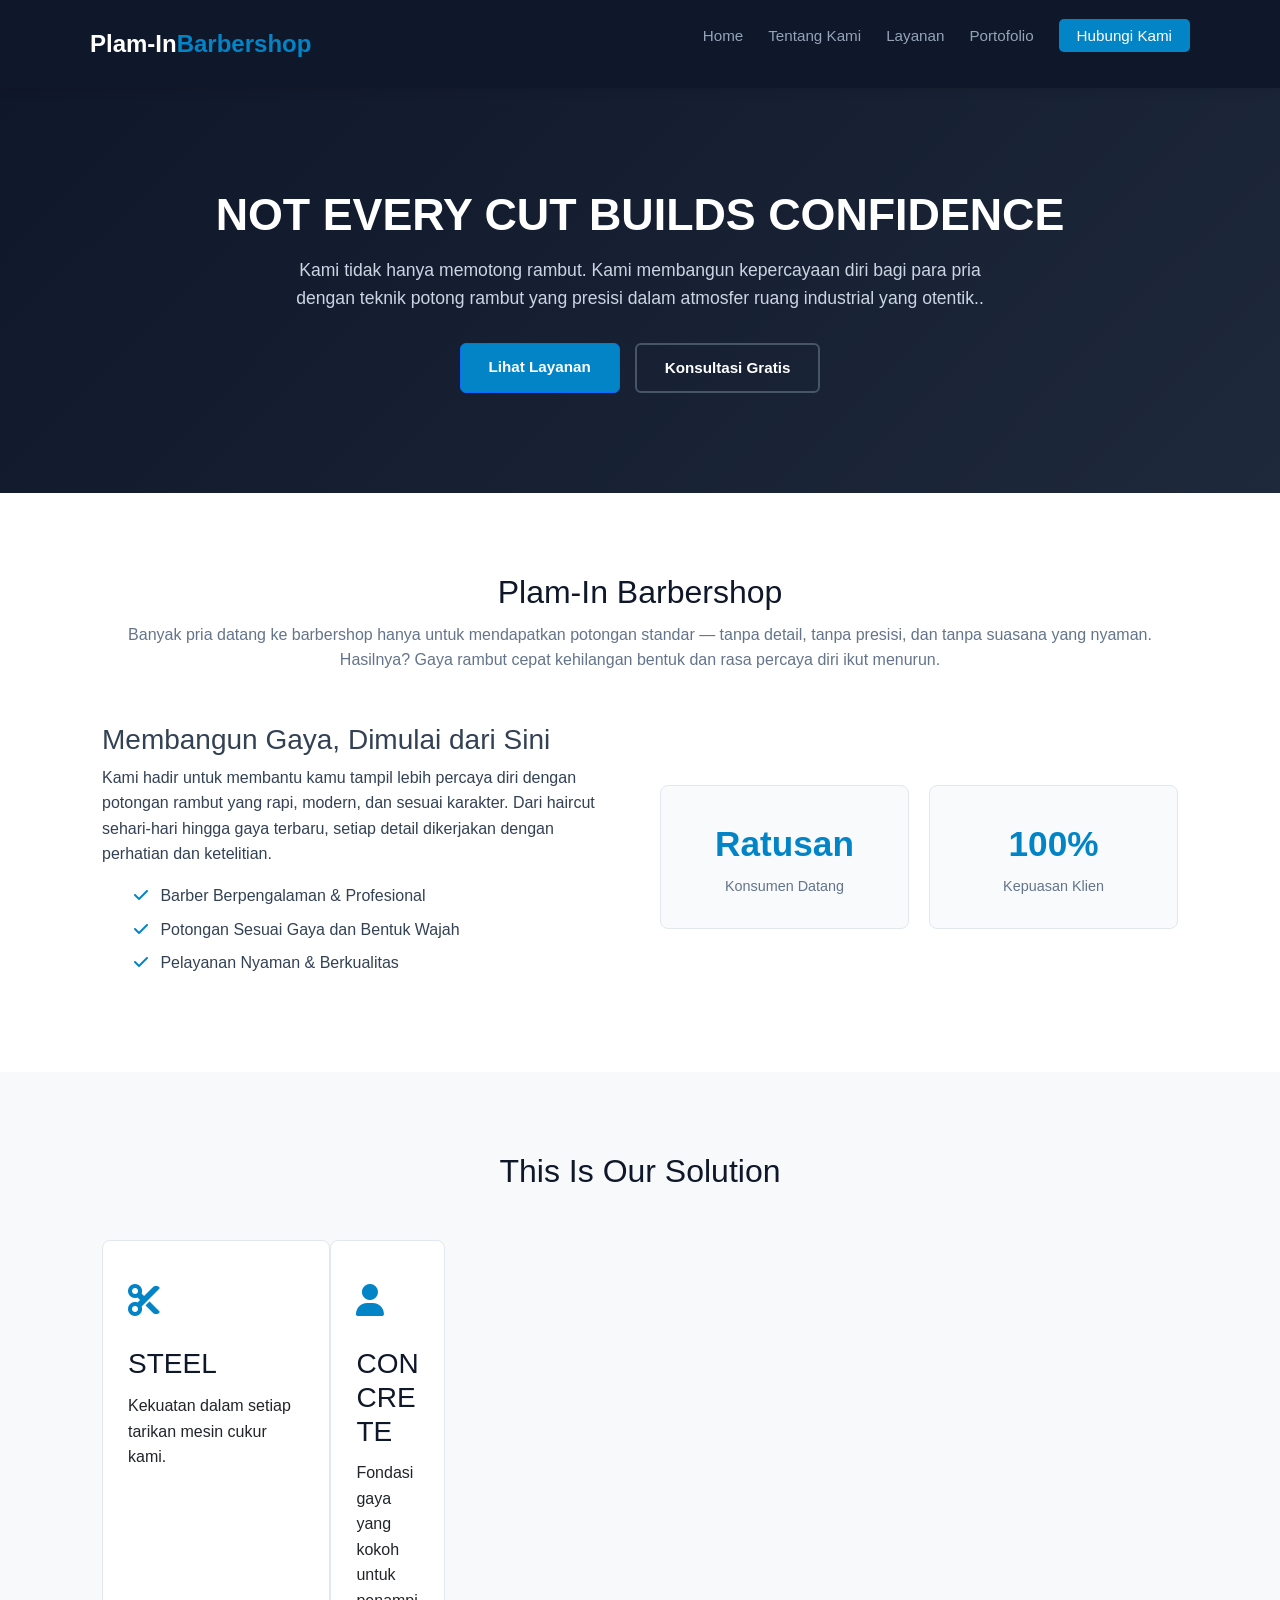
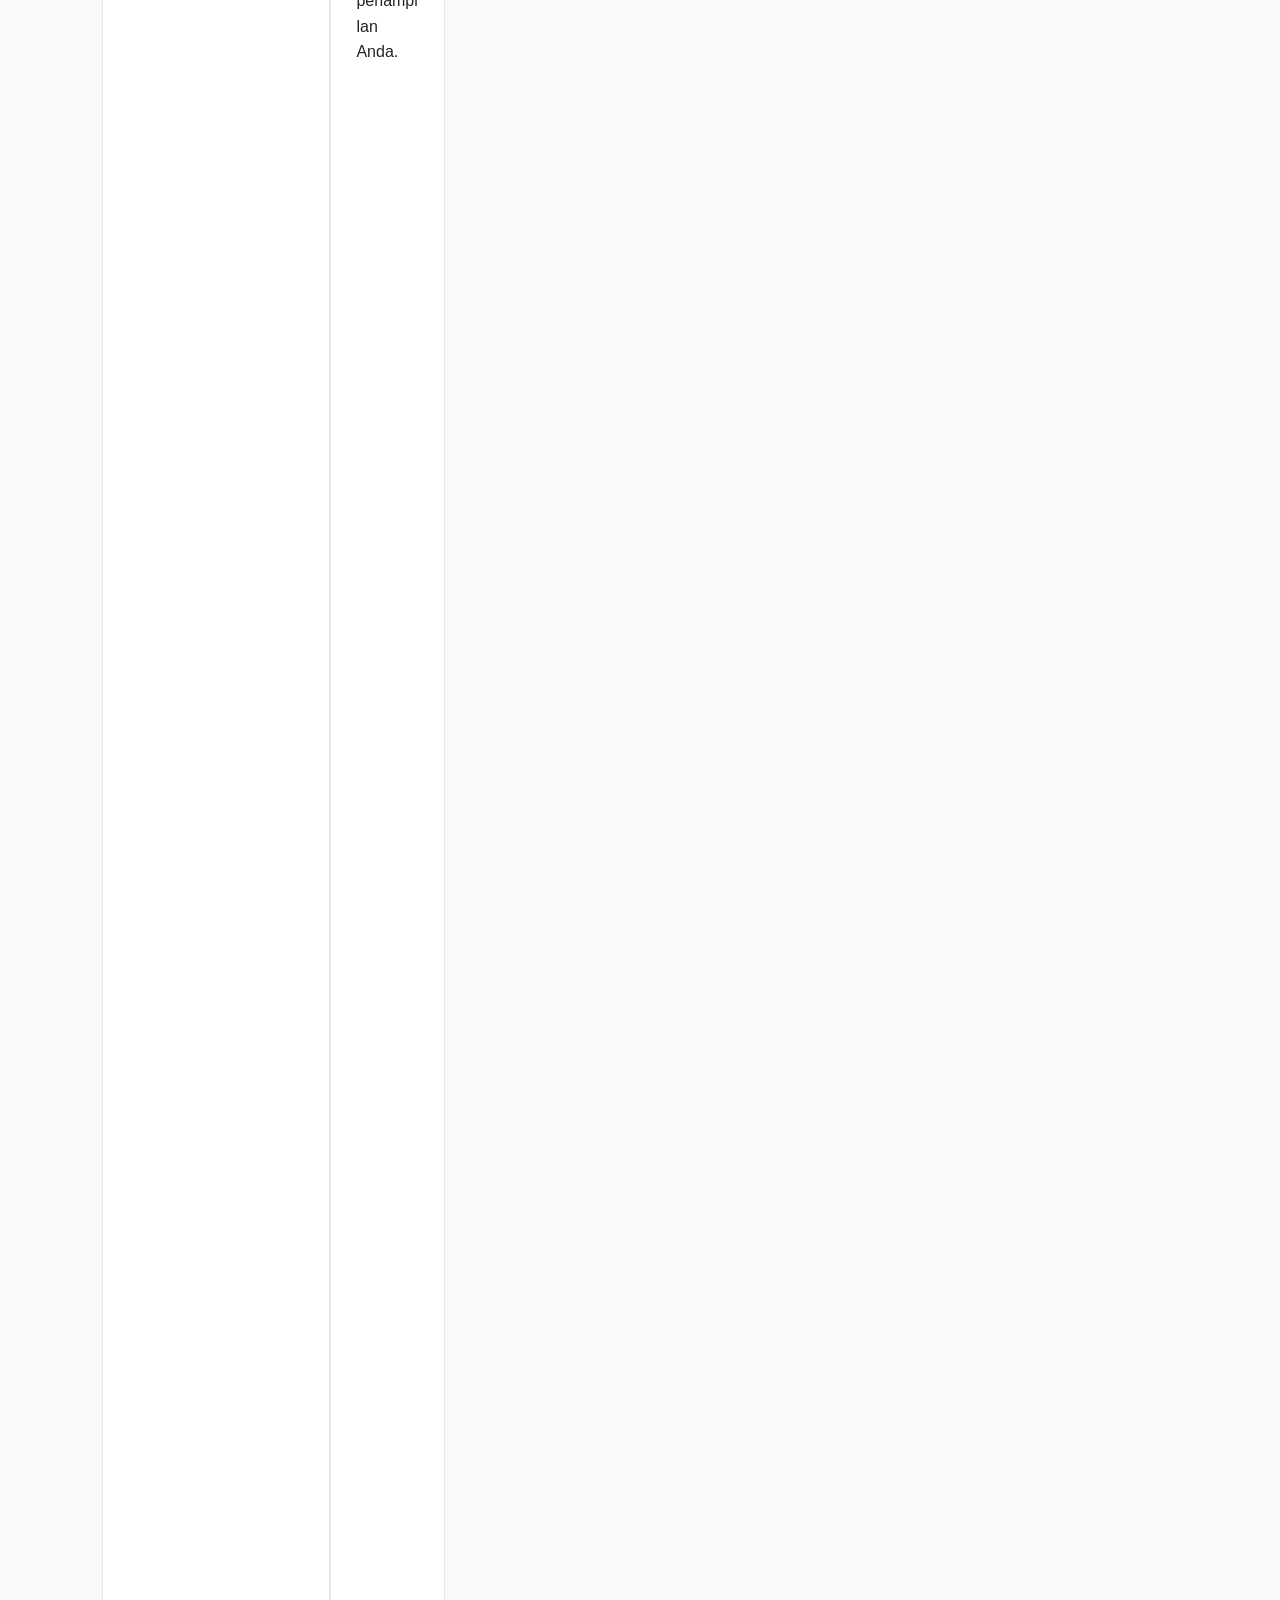
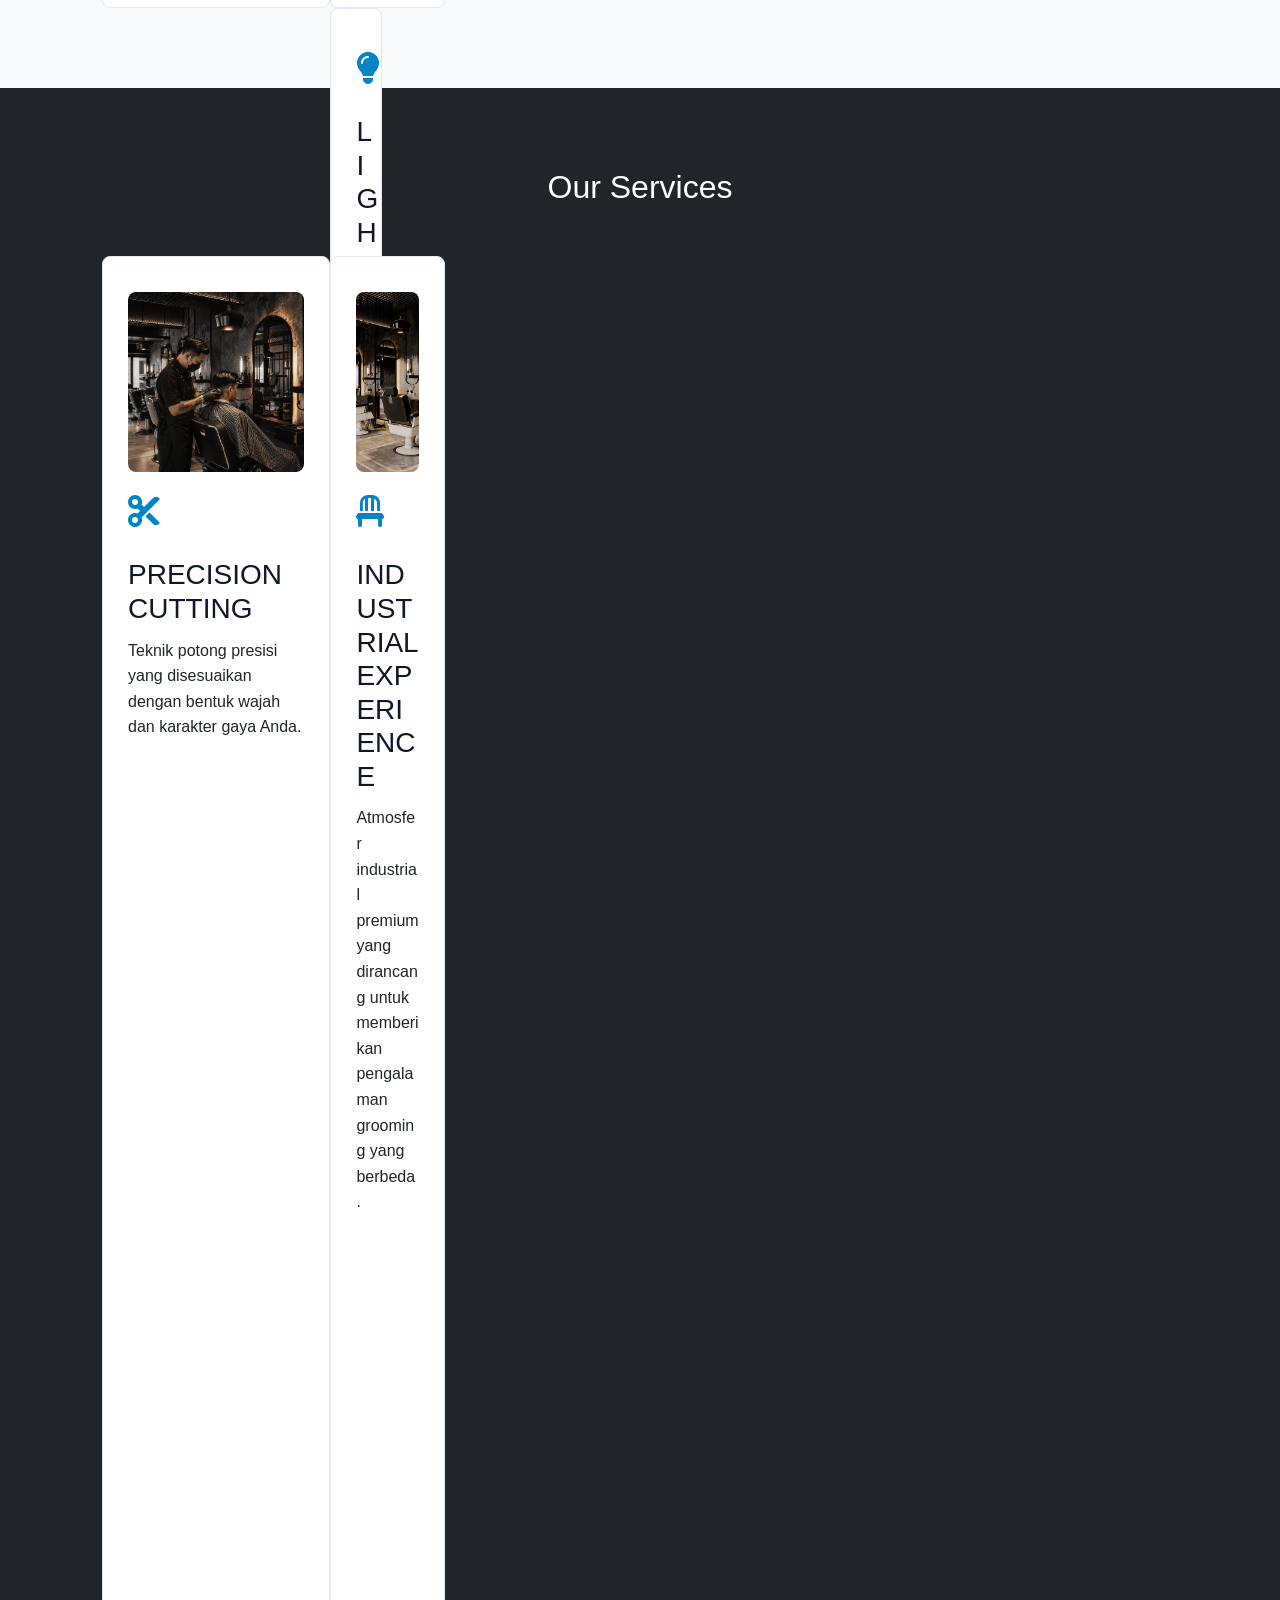
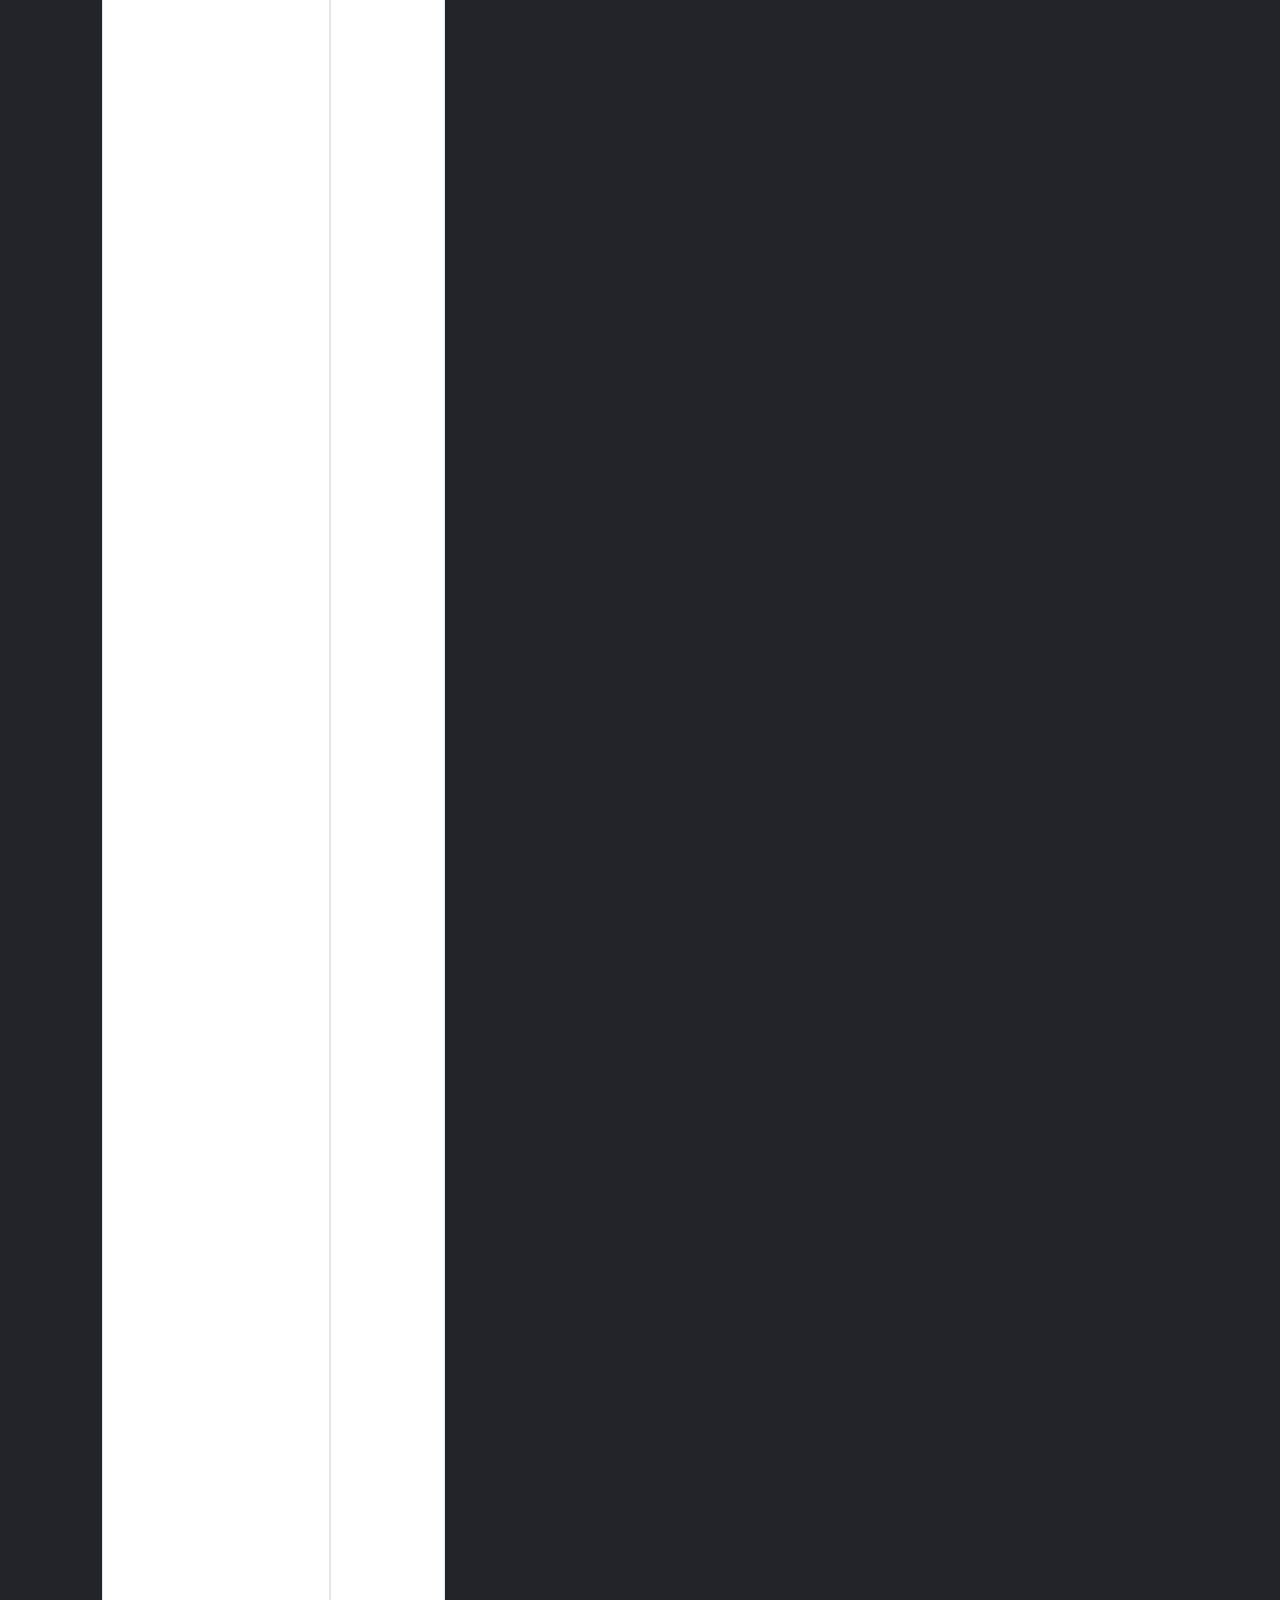
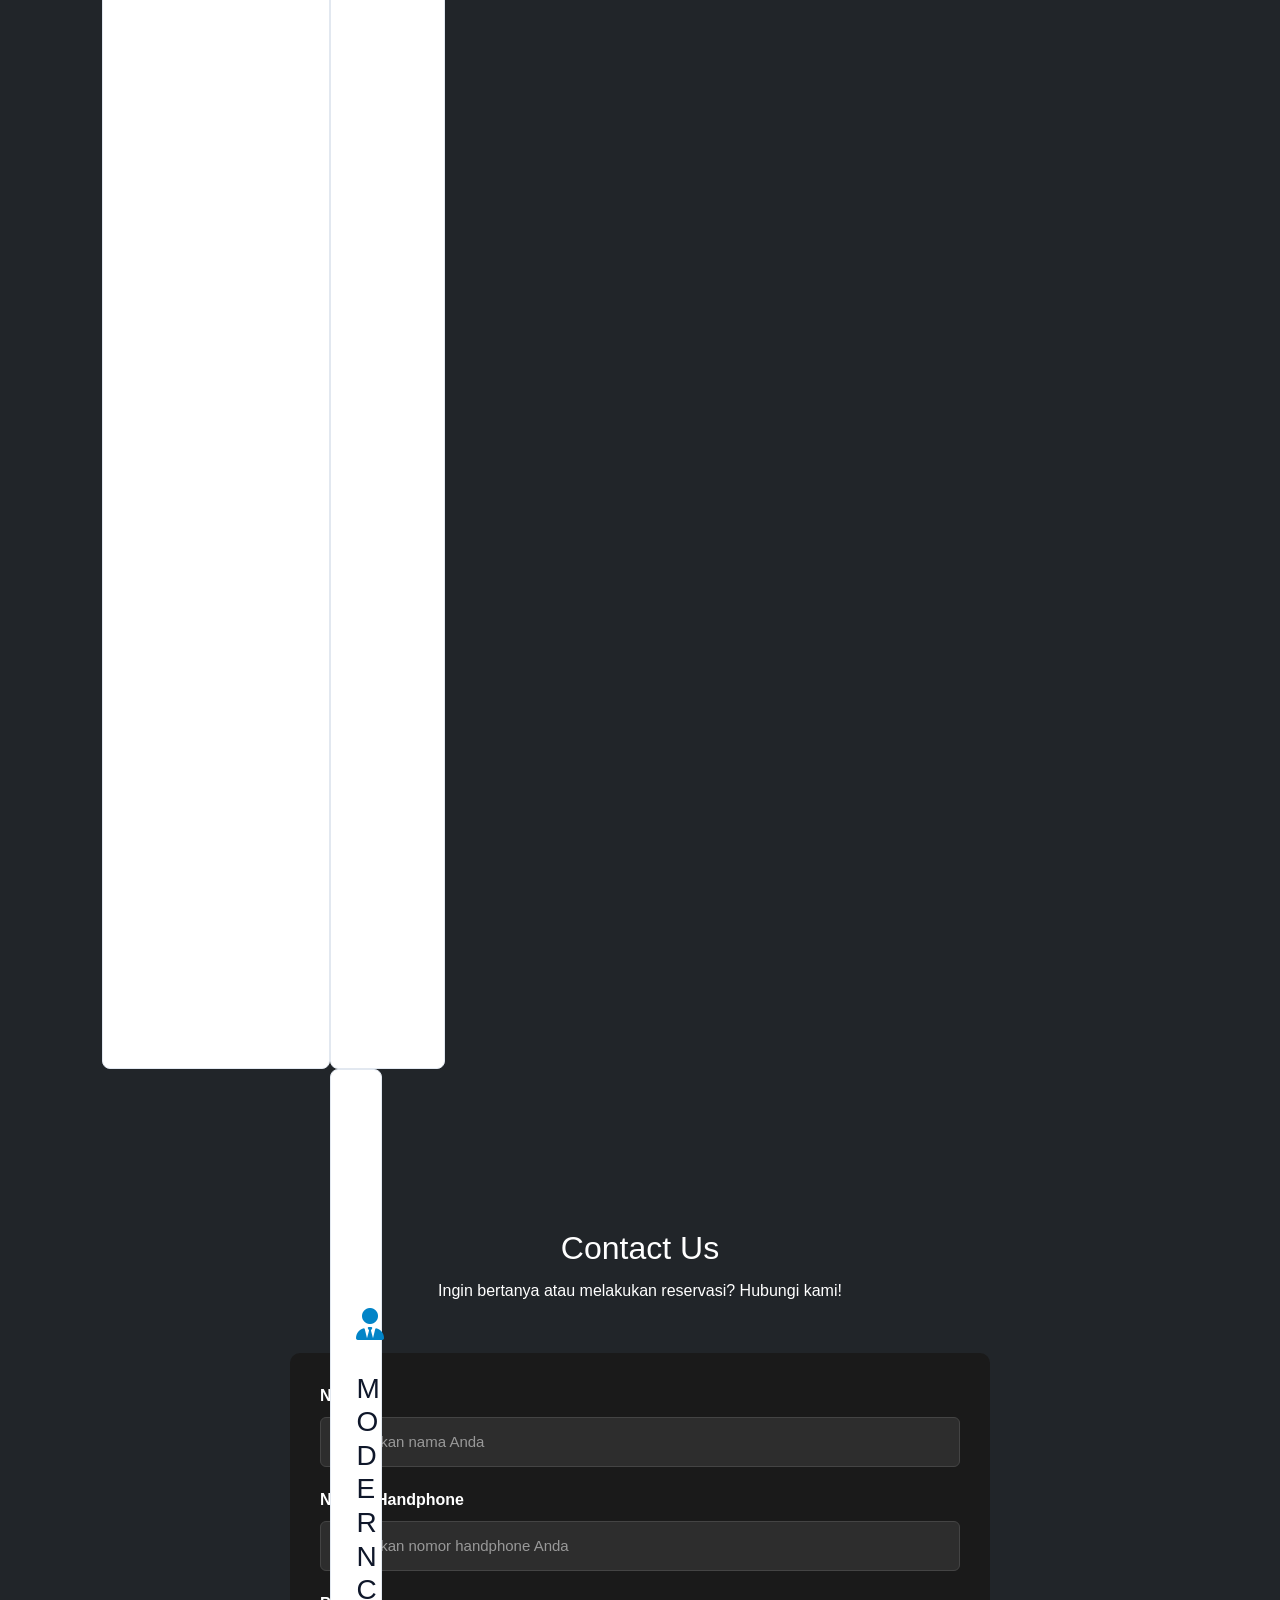
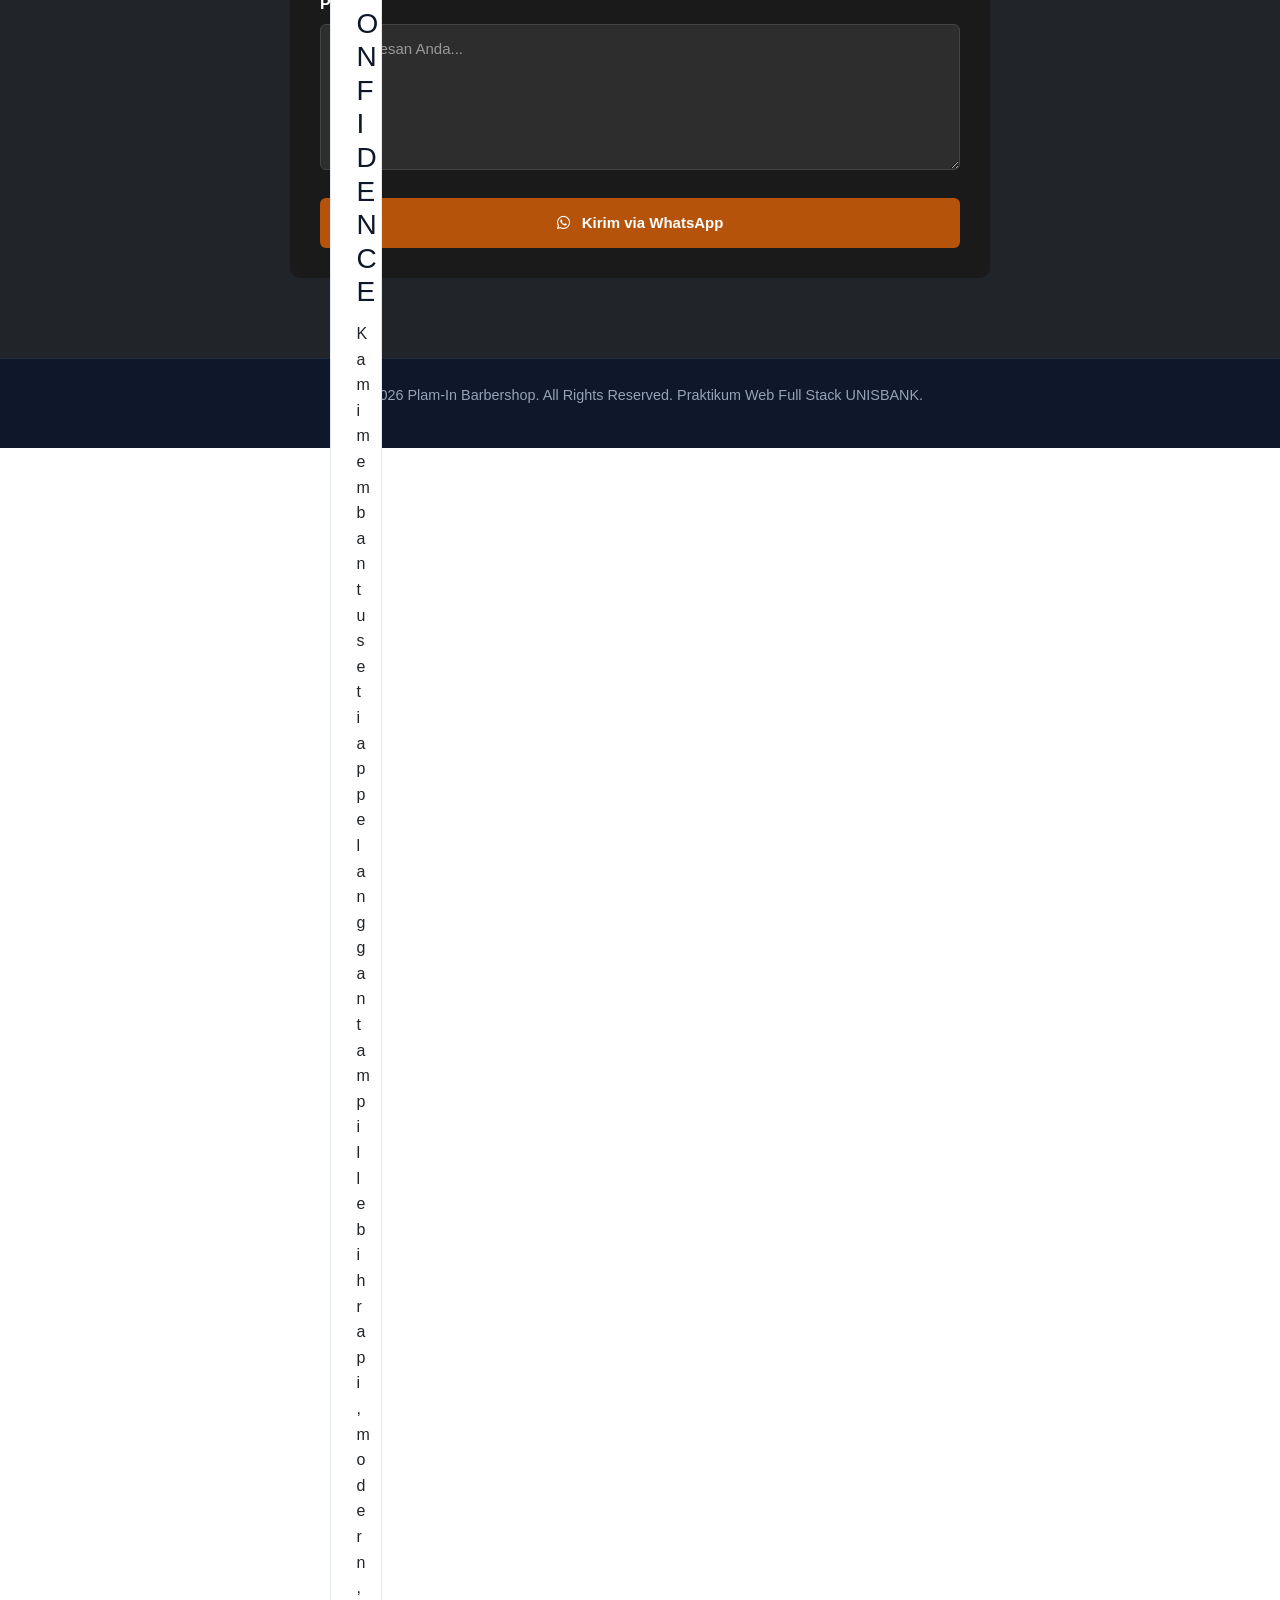
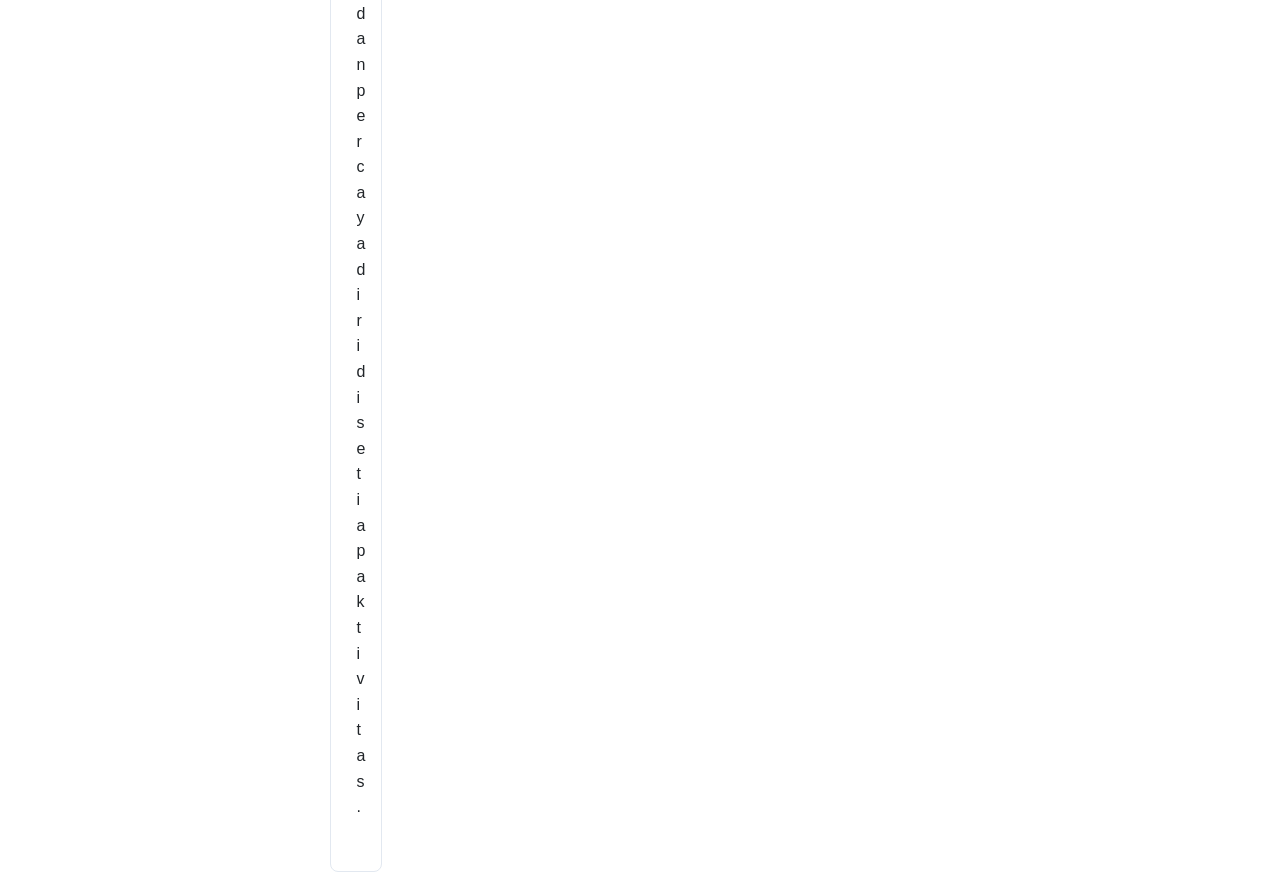
<file: responsive_profile.html>
<!DOCTYPE html>
<html lang="id">
<head>
<meta charset="UTF-8">
<meta name="viewport" content="width=device-width, initial-scale=1.0">
<title>Plam-In Barbershop</title>
<link 
    href="https://cdn.jsdelivr.net/npm/bootstrap@5.3.3/dist/css/bootstrap.min.css" 
    rel="stylesheet"
>
<link rel="stylesheet" href="style.css">
<!-- Font Awesome Icons -->

<link rel="stylesheet" href="https://cdnjs.cloudflare.com/ajax/libs/font-
awesome/6.4.0/css/all.min.css">

</head>
<body>
<!-- Header & Navigasi -->
<header class="navbar">
<div class="container nav-container">

<a href="#" class="logo">Plam-In<span>Barbershop</span></a>
<nav>
<ul class="nav-links">
<li><a href="#home">Home</a></li>
<li><a href="#about">Tentang Kami</a></li>
<li><a href="#services">Layanan</a></li>
<li><a href="#portofolio">Portofolio</a></li>
<li><a href="#contact" class="btn-nav">Hubungi Kami</a></li>
</ul>
</nav>
</div>
</header>
<!-- Hero Section -->
<section id="home" class="hero">
<div class="container hero-content">
<h1>NOT EVERY CUT BUILDS CONFIDENCE</h1>
<p>Kami tidak hanya memotong rambut. Kami membangun kepercayaan diri bagi para pria dengan teknik potong rambut yang presisi dalam atmosfer ruang industrial yang otentik..</p>
<div class="hero-buttons">
<a href="#services" class="btn btn-primary">Lihat Layanan</a>
<a href="#contact" class="btn btn-outline">Konsultasi Gratis</a>
</div>
</div>
</section>
<!-- Tentang Kami Section -->
<section id="about" class="section">
<div class="container">
<div class="section-title">
<h2>Plam-In Barbershop</h2>
<p>Banyak pria datang ke barbershop hanya untuk mendapatkan potongan standar — tanpa detail, tanpa presisi, dan tanpa suasana yang nyaman.
  Hasilnya? Gaya rambut cepat kehilangan bentuk dan rasa percaya diri ikut menurun.</p>
</div>
<div class="about-grid">
<div class="about-text">
<h3>Membangun Gaya, Dimulai dari Sini</h3>
<p>Kami hadir untuk membantu kamu tampil lebih percaya diri dengan potongan rambut yang rapi, modern, dan sesuai karakter.
  Dari haircut sehari-hari hingga gaya terbaru, setiap detail dikerjakan dengan perhatian dan ketelitian.</p>
<ul class="check-list">
<li><i class="fa-solid fa-check"></i> Barber Berpengalaman & Profesional</li>
<li><i class="fa-solid fa-check"></i> Potongan Sesuai Gaya dan Bentuk Wajah</li>
<li><i class="fa-solid fa-check"></i> Pelayanan Nyaman & Berkualitas</li>
</ul>
</div>
<div class="about-card">
<div class="stat-box">
<span class="stat-num">Ratusan</span>
<span class="stat-lbl">Konsumen Datang</span>

</div>
<div class="stat-box">
<span class="stat-num">100%</span>

<span class="stat-lbl">Kepuasan Klien</span>

</div>
</div>
</div>
</div>

</section>
<!-- Layanan Section -->
<section id="services" class="section bg-light">
<div class="container">
<div class="section-title">
<h2>This Is Our Solution</h2>
</div>
<div class="row g-4">
  <div class="col-12 col-md-4">
        <div class="card h-100">
<div class="card-icon"><i class="fa-solid fa-scissors"></i></div>
<h3>STEEL</h3>
<p>Kekuatan dalam setiap tarikan mesin cukur kami.</p>
</div>
  <div class="col-12 col-md-4">
        <div class="card h-100">
<div class="card-icon"><i class="fa-solid fa-user"></i></div>
<h3>CONCRETE</h3>
<p>Fondasi gaya yang kokoh untuk penampilan Anda.</p>
</div>
  <div class="col-12 col-md-4">
        <div class="card h-100">
<div class="card-icon"><i class="fa-solid fa-lightbulb"></i></div>
<h3>LIGHT</h3>
<p>Detail presisi di bawah pencahayaan studio terbaik.</p>
</div>
</div>
</div>
</section>

</section>

<!-- Portofolio -->
<section id="portofolio" class="section bg-dark text-white">
<div class="container">
<div class="section-title">
<h2 class="text-white">Our Services</h2>
</div>
<div class="row g-4">

<!-- Card 1 -->
<div class="col-12 col-md-4">
        <div class="card h-100">
<div class="card-image">
<img src="konsumen 1 small.png" alt="Precision Cutting">
</div>

<div class="card-icon">
<i class="fa-solid fa-scissors"></i>
</div>

<h3>PRECISION CUTTING</h3>
<p>
Teknik potong presisi yang disesuaikan dengan bentuk wajah dan karakter gaya Anda.
</p>
</div>

<!-- Card 2 -->
<div class="col-12 col-md-4">
        <div class="card h-100">
<div class="card-image">
<img src="plamin view small.png" alt="Industrial Experience">
</div>

<div class="card-icon">
<i class="fa-solid fa-chair"></i>
</div>

<h3>INDUSTRIAL EXPERIENCE</h3>
<p>
Atmosfer industrial premium yang dirancang untuk memberikan pengalaman grooming yang berbeda.
</p>
</div>

<!-- Card 3 -->
<div class="col-12 col-md-4">
        <div class="card h-100">
<div class="card-image">
<img src="plamin all rooms small.png" alt="Modern Confidence">
</div>

<div class="card-icon">
<i class="fa-solid fa-user-tie"></i>
</div>

<h3>MODERN CONFIDENCE</h3>
<p>
Kami membantu setiap pelanggan tampil lebih rapi, modern, dan percaya diri di setiap aktivitas.
</p>
</div>

</div>
</div>
</section>

<!-- Form Kontak -->
<section id="contact" class="section bg-dark text-white">
<div class="container">

<div class="section-title">
<h2 class="text-white">Contact Us</h2>
<p class="text-white">Ingin bertanya atau melakukan reservasi? Hubungi kami!</p>
</div>

<div class="contact-form">

<form onsubmit="kirimWhatsApp(); return false;">

<div class="form-group">
<label for="nama">Nama</label>
<input 
type="text" 
id="nama" 
name="nama" 
placeholder="Masukkan nama Anda"
required
>
</div>

<div class="form-group">
<label for="nohp">Nomor Handphone</label>
<input 
type="tel" 
id="nohp" 
name="nohp" 
placeholder="Masukkan nomor handphone Anda"
required
>
</div>

<div class="form-group">
<label for="pesan">Pesan</label>
<textarea 
id="pesan" 
name="pesan" 
rows="5"
placeholder="Tulis pesan Anda..."
required
></textarea>
</div>

<button type="submit" class="btn-submit">
<i class="fa-brands fa-whatsapp"></i>
Kirim via WhatsApp
</button>

</form>

</div>

</div>
</section>
  
<!-- Footer -->
<footer>
<div class="container footer-content">
<p>&copy; 2026 Plam-In Barbershop. All Rights Reserved. Praktikum Web Full Stack
UNISBANK.</p>
</div>
</footer>

 <!-- Script WhatsApp -->
<script>
function kirimWhatsApp() {

    const nama = document.getElementById("nama").value;
    const nohp = document.getElementById("nohp").value;
    const pesan = document.getElementById("pesan").value;

    const nomorWhatsApp = "6289673314273";

   const teks = `Halo Plam-In Barbershop! 👋

*Nama:* ${nama}
*Nomor HP:* ${nohp}
*Pesan:* ${pesan}`;

const url = `https://wa.me/${nomorWhatsApp}?text=${encodeURIComponent(teks)}`;

window.open(url, "_blank");
}
</script>
  
</body>
</html>
</file>
<file: style.css>
/* =========================================
1. RESET & VARIABLES
========================================= */
:root {
--primary-color: #0284c7; /* Primary Sky Blue */
--primary-dark: #0369a1;
--dark-color: #0f172a; /* Dark Navy */
--text-color: #334155; /* Slate Gray */
--light-bg: #f8fafc; /* Soft Off-White */
--white: #ffffff;

--font-main: 'Segoe UI', Tahoma, Geneva, Verdana, sans-serif;
--transition: all 0.3s ease;
}
* {
margin: 0;
padding: 0;
box-sizing: border-box;
}
html {
scroll-behavior: smooth;
}
body {
font-family: var(--font-main);
color: var(--text-color);
line-height: 1.6;
background-color: var(--white);
}
.container {
width: 90%;
max-width: 1100px;
margin: 0 auto;
}
/* =========================================
2. NAVBAR (FLEXBOX)
========================================= */
.navbar {
background-color: var(--dark-color);
position: sticky;
top: 0;
z-index: 1000;
box-shadow: 0 2px 10px rgba(0,0,0,0.1);
}
.nav-container {
display: flex;
justify-content: space-between;
align-items: center;
padding: 15px 0;
}
.logo {
font-size: 1.5rem;
font-weight: 700;
color: var(--white);
text-decoration: none;
}
.logo span {
color: var(--primary-color);
}
.nav-links {
display: flex;

list-style: none;
align-items: center;
gap: 25px;
}
.nav-links a {
color: #94a3b8;
text-decoration: none;
font-weight: 500;
font-size: 0.95rem;
transition: var(--transition);
}
.nav-links a:hover {
color: var(--white);
}
.btn-nav {
background-color: var(--primary-color);
color: var(--white) !important;
padding: 8px 18px;
border-radius: 5px;
}
.btn-nav:hover {
background-color: var(--primary-dark);
}
/* =========================================
3. HERO SECTION
========================================= */
.hero {
background: linear-gradient(135deg, #0f172a 0%, #1e293b 100%);
color: var(--white);
padding: 100px 0;
text-align: center;
}
.hero-content h1 {
font-size: 2.8rem;
font-weight: 800;
margin-bottom: 15px;
line-height: 1.2;
}
.hero-content p {
font-size: 1.1rem;
color: #cbd5e1;
max-width: 700px;
margin: 0 auto 30px auto;
}
.hero-buttons {
display: flex;
justify-content: center;
gap: 15px;
}

.btn {
display: inline-block;
padding: 12px 28px;
border-radius: 6px;
text-decoration: none;
font-weight: 600;
font-size: 0.95rem;
transition: var(--transition);
}
.btn-primary {
background-color: var(--primary-color);
color: var(--white);
}
.btn-primary:hover {
background-color: var(--primary-dark);
}
.btn-outline {
border: 2px solid #475569;
color: var(--white);
}
.btn-outline:hover {
border-color: var(--white);
background-color: rgba(255,255,255,0.05);
}
/* =========================================
4. SECTIONS & CARDS (FLEXBOX & GRID)
========================================= */
.section {
padding: 80px 0;
}
.bg-light {
background-color: var(--light-bg);
}
.section-title {
text-align: center;
margin-bottom: 50px;
}
.section-title h2 {
font-size: 2rem;
color: var(--dark-color);
margin-bottom: 10px;
}
.section-title p {
color: #64748b;
}
/* About Grid */
.about-grid {
display: flex;

gap: 40px;
align-items: center;
}
.about-text { flex: 1; }
.about-card {
flex: 1;
display: flex;
gap: 20px;
}
.stat-box {
flex: 1;
background: var(--light-bg);
padding: 30px;
border-radius: 8px;
text-align: center;
border: 1px solid #e2e8f0;
}
.stat-num {
display: block;
font-size: 2.2rem;
font-weight: 800;
color: var(--primary-color);
}
.stat-lbl {
font-size: 0.9rem;
color: #64748b;
}
.check-list {
list-style: none;
margin-top: 15px;
}
.check-list li {
margin-bottom: 8px;
font-weight: 500;
}
.check-list i {
color: var(--primary-color);
margin-right: 8px;
}
/* Services Cards */
.services-grid {
display: flex;
gap: 25px;
}
.card {
background: var(--white);
padding: 35px 25px;
border-radius: 8px;
border: 1px solid #e2e8f0;

flex: 1;
transition: var(--transition);
}
.card:hover {
transform: translateY(-8px);
box-shadow: 0 12px 24px rgba(0,0,0,0.08);
border-color: var(--primary-color);
}
.card-icon {
font-size: 2rem;
color: var(--primary-color);
margin-bottom: 20px;
}
.card h3 {
margin-bottom: 12px;
color: var(--dark-color);
}

.card-image {
    width: 100%;
    height: clamp(120px, 15vw, 180px);
    overflow: hidden;
    border-radius: 8px;
    margin-bottom: 15px;
}

.card-image img {
    width: 100%;
    height: 100%;
    object-fit: cover;
    display: block;
}

/* Form Kontak */
.contact-form {
    max-width: 700px;
    margin: 0 auto;
    padding: 30px;
    background: #1a1a1a;
    border-radius: 10px;
    box-sizing: border-box;
}

.form-group {
    margin-bottom: 20px;
}

.form-group label {
    display: block;
    margin-bottom: 8px;
    font-weight: 600;
}

.form-group input,
.form-group textarea {
    width: 100%;
    padding: 12px 15px;
    border: 1px solid #444;
    border-radius: 6px;
    background: #2d2d2d;
    color: #fff;
    font-family: inherit;
    font-size: 15px;
    box-sizing: border-box;
    outline: none;
}

.form-group input:focus,
.form-group textarea:focus {
    border-color: #b45309;
}

.form-group textarea {
    resize: vertical;
}

.form-group input::placeholder,
.form-group textarea::placeholder {
    color: #999;
}

.btn-submit {
    width: 100%;
    padding: 13px 20px;
    border: none;
    border-radius: 6px;
    background: #b45309;
    color: #fff;
    font-size: 15px;
    font-weight: 600;
    cursor: pointer;
    transition: 0.3s;
}

.btn-submit:hover {
    background: #d97706;
}

.btn-submit i {
    margin-right: 8px;
}

/* Footer */
footer {
background-color: var(--dark-color);
color: #94a3b8;
text-align: center;
padding: 25px 0;
font-size: 0.9rem;
border-top: 1px solid #1e293b;
}

@media (max-width: 768px) {

    .services-grid {
        grid-template-columns: 1fr;
    }

}

/* Penyesuaian Bootstrap Grid */
#services .row > div,
#portofolio .row > div {
    display: flex;
}

#services .card,
#portofolio .card {
    width: 100%;
    height: 100%;
}

/* Perbaikan Card Portofolio */
#portofolio .row > div {
    display: flex;
}

#portofolio .card {
    width: 100%;
    min-width: 0;
    height: 100%;
}

#portofolio .card-image {
    width: 100%;
    height: 180px;
    overflow: hidden;
    border-radius: 8px;
}

#portofolio .card-image img {
    width: 100%;
    height: 100%;
    object-fit: cover;
    display: block;
}

/* =========================================
   NAVBAR BOOTSTRAP 5 - PLAM-IN BARBERSHOP
========================================= */

header .navbar {
    background-color: #0f172a !important;
    box-shadow: 0 2px 10px rgba(0, 0, 0, 0.15);
    z-index: 1030;
}

header .navbar-brand {
    font-size: 1.3rem;
    white-space: nowrap;
}

header .navbar-brand span {
    color: #f59e0b !important;
}

header .navbar-nav .nav-link {
    color: #cbd5e1;
    font-size: 0.95rem;
    transition: color 0.3s ease;
}

header .navbar-nav .nav-link:hover,
header .navbar-nav .nav-link:focus {
    color: #ffffff;
}

header .navbar-toggler {
    border-color: rgba(255, 255, 255, 0.4);
}

header .navbar-toggler:focus {
    box-shadow: 0 0 0 0.15rem rgba(245, 158, 11, 0.35);
}

@media (max-width: 991.98px) {
    header .navbar-nav {
        align-items: stretch !important;
        padding-top: 12px;
    }

    header .navbar-nav .nav-link {
        padding: 10px 0;
    }

    header .navbar-nav .btn {
        display: block;
        text-align: center;
        margin-bottom: 8px;
    }
}

/* =========================================
   NAVBAR STICKY FIX
========================================= */

header {
    position: sticky;
    top: 0;
    z-index: 1030;
    width: 100%;
}

header .navbar {
    position: relative;
    top: auto;
    width: 100%;
    background-color: #0f172a !important;
    box-shadow: 0 2px 10px rgba(0, 0, 0, 0.15);
}

/* Offset saat menu navigasi diklik */
html {
    scroll-behavior: smooth;
    scroll-padding-top: 80px;
}
</file>
